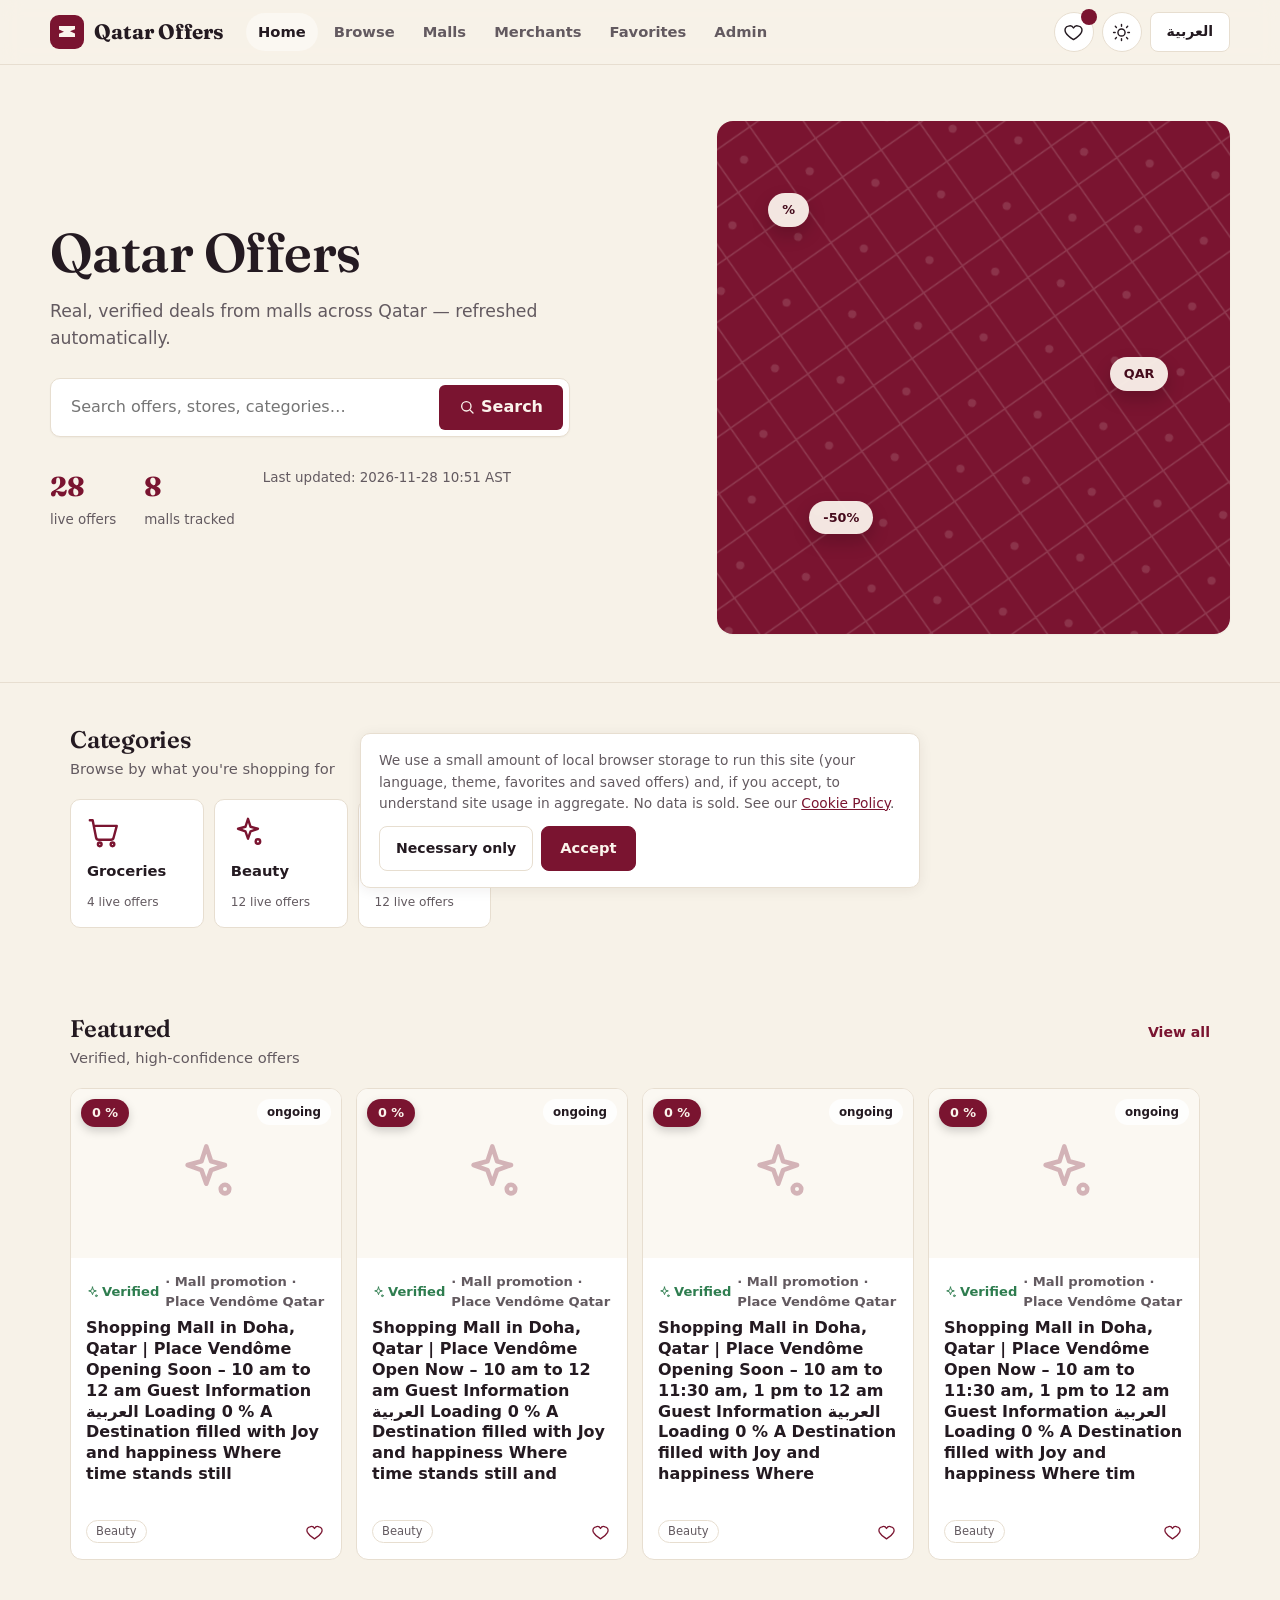
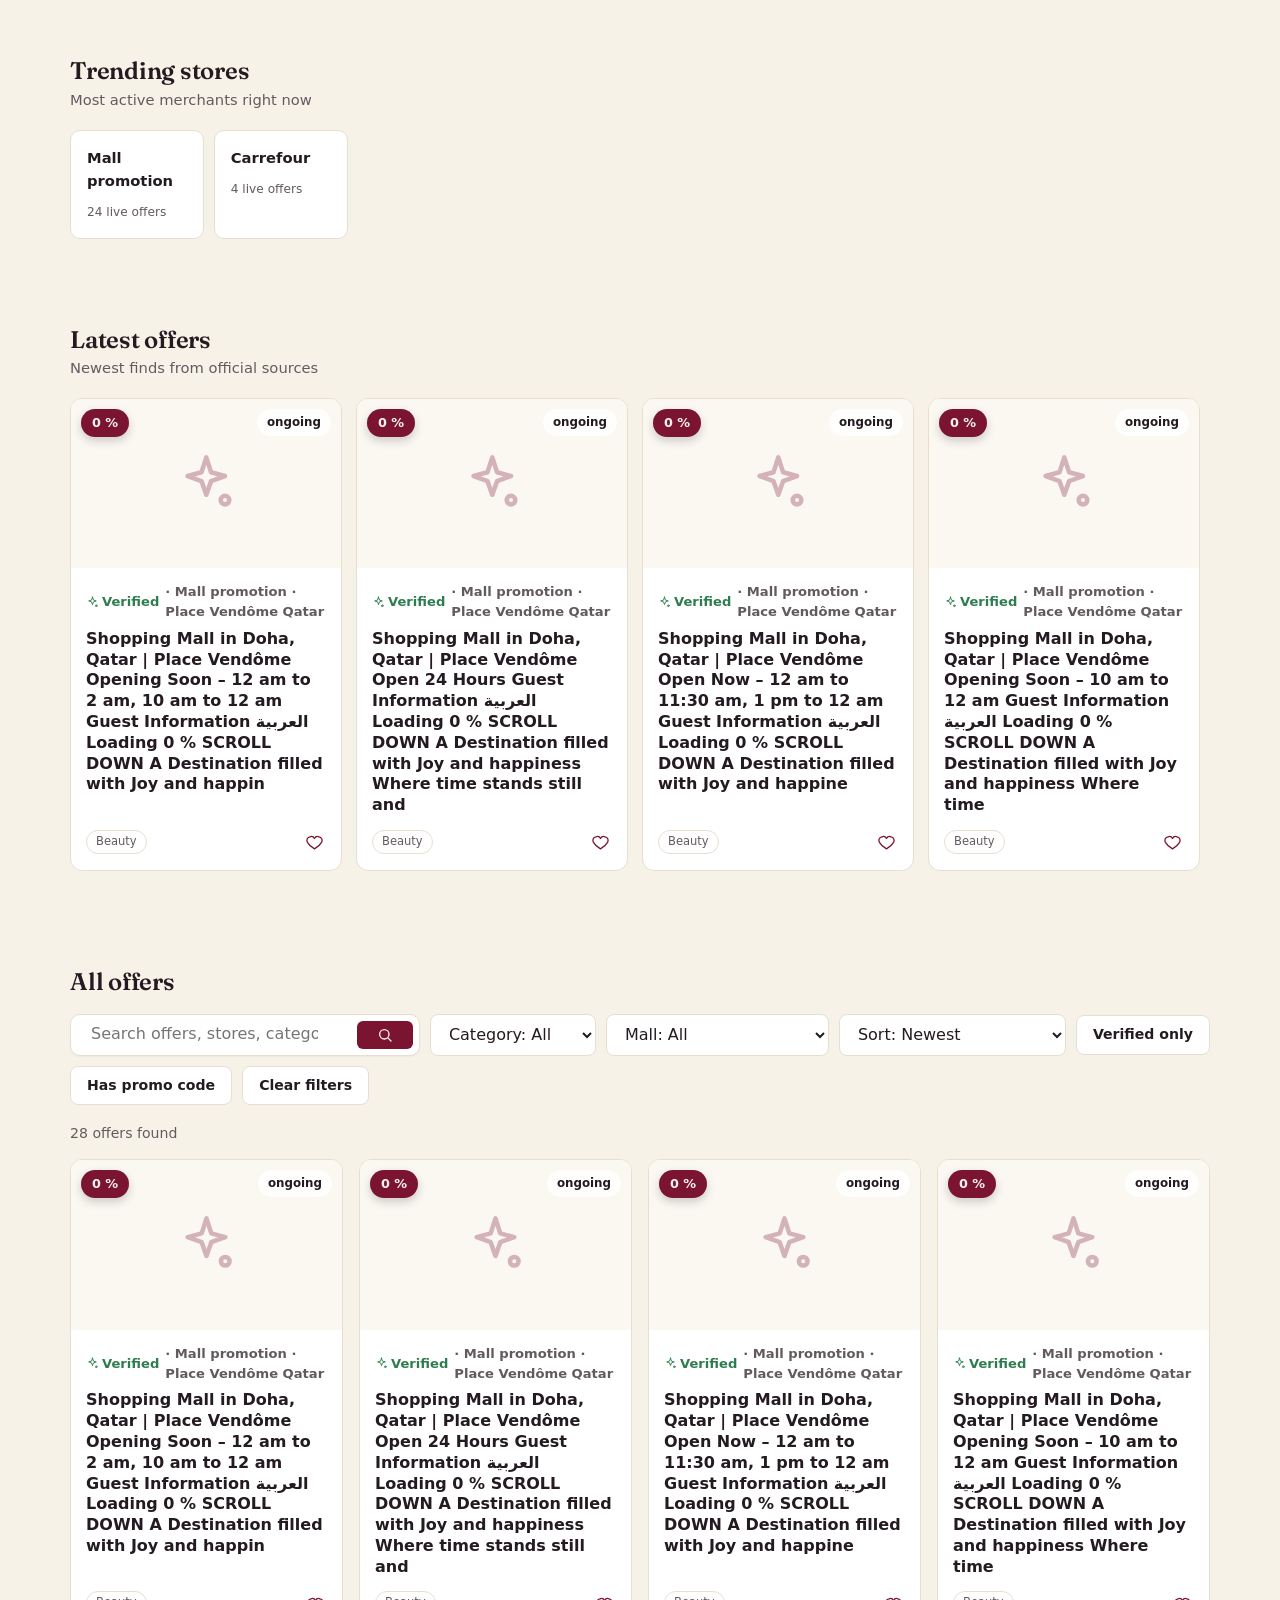
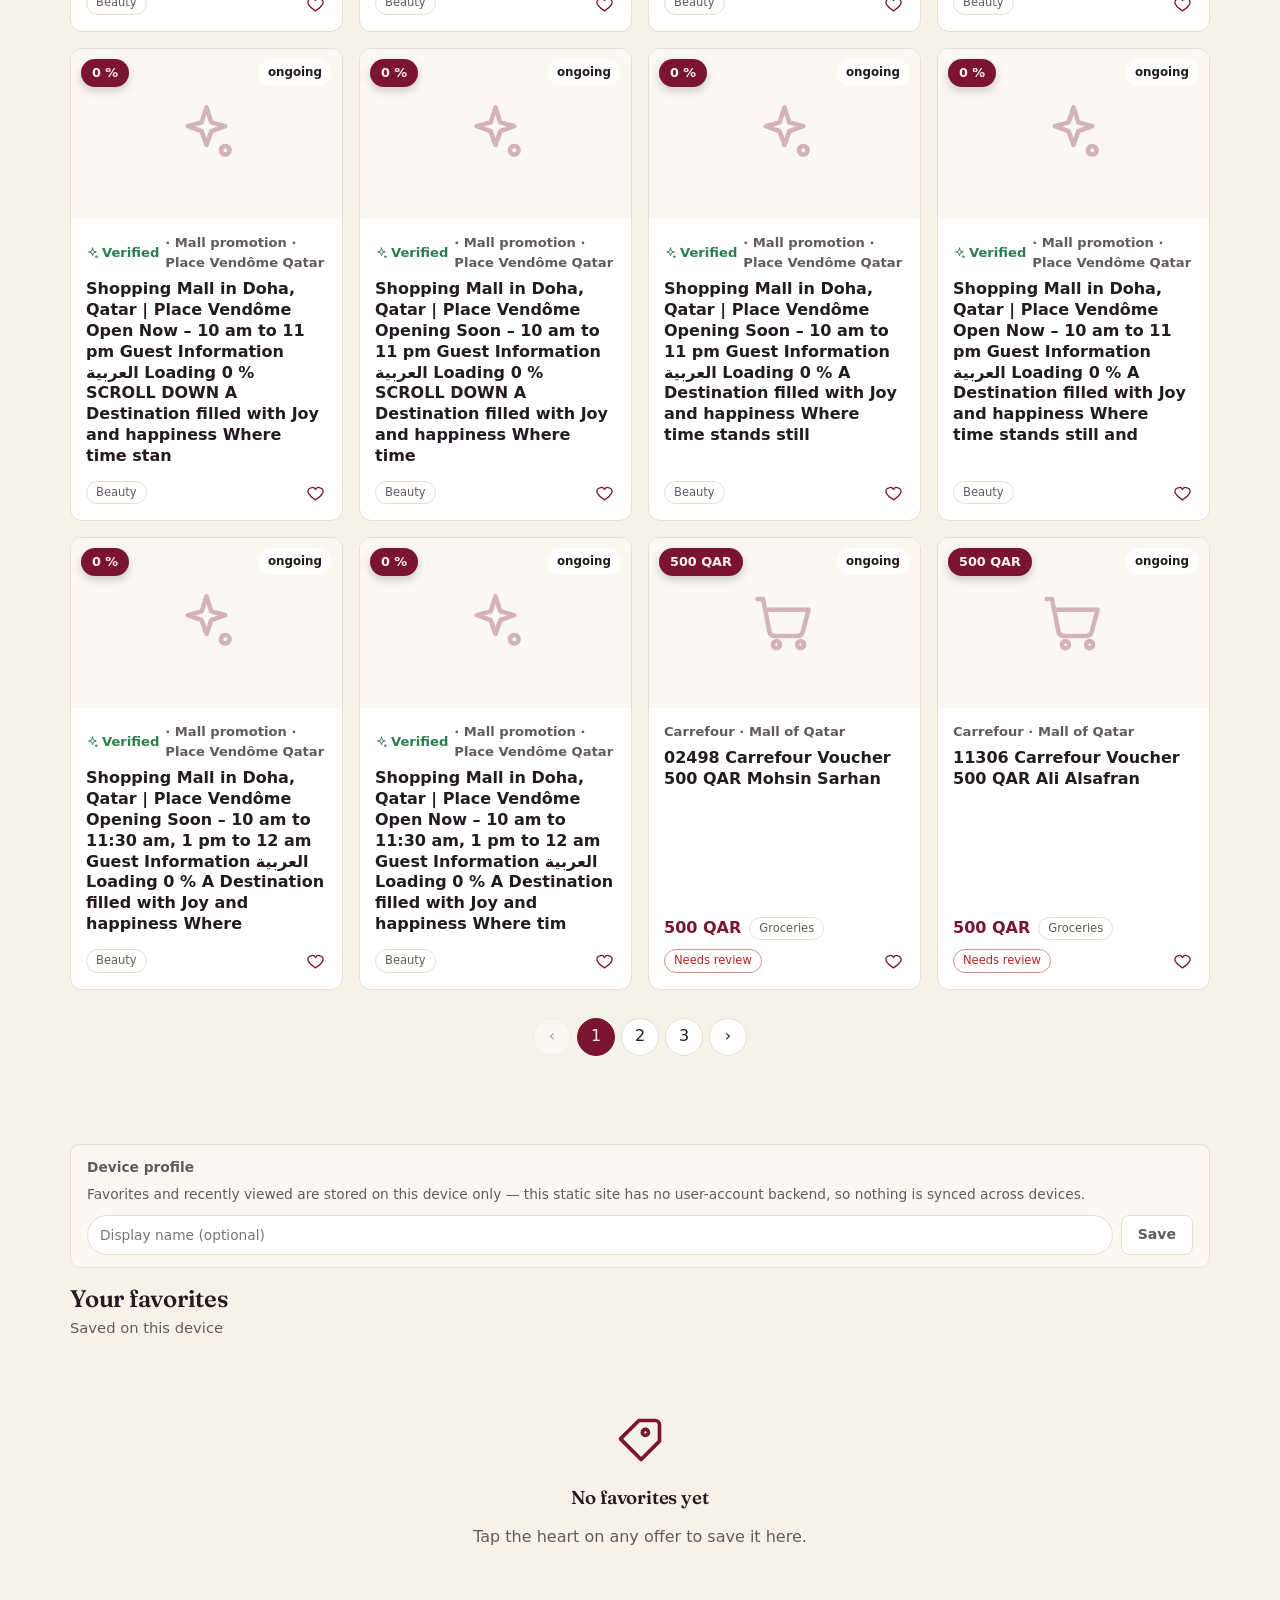
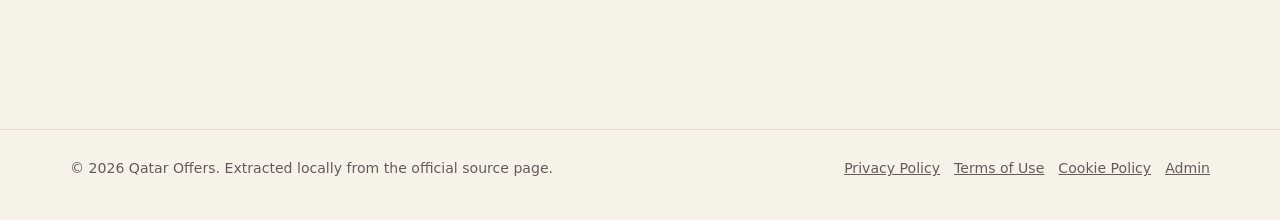
<file: web/index.html>
<!DOCTYPE html>
<html lang="en">
<head>
<meta charset="utf-8">
<meta name="viewport" content="width=device-width, initial-scale=1">
<title>Qatar Offers — Real, verified deals from malls across Qatar</title>
<meta name="description" content="Browse live, verified offers from malls across Qatar. Search, filter by category, and track prices, discounts and expiry dates — refreshed automatically from official sources.">
<meta name="theme-color" content="#7A1430">
<link rel="manifest" href="manifest.webmanifest">
<link rel="icon" href="icon-192.png">
<link rel="apple-touch-icon" href="icon-192.png">
<meta name="apple-mobile-web-app-capable" content="yes">
<link rel="canonical" href="index.html">
<meta property="og:type" content="website">
<meta property="og:site_name" content="Qatar Offers">
<link rel="stylesheet" href="assets/app.css">
</head>
<body>
<div id="header-slot"></div>
<main id="main">

  <section class="hero">
    <div class="wrap hero-inner">
      <div>
        <h1 id="heroTitle"></h1>
        <p class="lede" id="heroLede"></p>
        <form class="search-shell" id="heroSearch" role="search">
          <label class="visually-hidden" for="heroSearchInput" id="searchLabel"></label>
          <input id="heroSearchInput" type="search" name="q" autocomplete="off">
          <button type="submit">
            <svg viewBox="0 0 24 24" fill="none" stroke="currentColor" stroke-width="2" stroke-linecap="round"><circle cx="11" cy="11" r="7"/><path d="m21 21-4.3-4.3"/></svg>
            <span id="searchBtnLabel"></span>
          </button>
        </form>
        <div class="hero-stats" id="heroStats" aria-live="polite"></div>
      </div>
      <div class="hero-art" aria-hidden="true">
        <svg viewBox="0 0 400 400" preserveAspectRatio="xMidYMid slice">
          <defs>
            <pattern id="geo" width="52" height="52" patternUnits="userSpaceOnUse" patternTransform="rotate(10)">
              <path d="M26 0 52 26 26 52 0 26Z" fill="none" stroke="rgba(251,244,236,.16)" stroke-width="1.3"/>
              <circle cx="26" cy="26" r="3.2" fill="rgba(251,244,236,.14)"/>
            </pattern>
          </defs>
          <rect width="400" height="400" fill="url(#geo)"/>
        </svg>
        <span class="chip-float" style="top:14%; inset-inline-start:10%">%</span>
        <span class="chip-float" style="top:46%; inset-inline-end:12%">QAR</span>
        <span class="chip-float" style="top:74%; inset-inline-start:18%">-50%</span>
      </div>
    </div>
  </section>

  <section class="section" id="categories">
    <div class="wrap">
      <div class="section-head">
        <div><h2 id="catHeading"></h2><p id="catSub"></p></div>
      </div>
      <div class="cat-grid" id="catGrid"></div>
    </div>
  </section>

  <section class="section" id="featured-section" hidden>
    <div class="wrap">
      <div class="section-head">
        <div><h2 id="featHeading"></h2><p id="featSub"></p></div>
        <a class="more" href="#browse" id="featMore"></a>
      </div>
      <div class="rail" id="featRail"></div>
    </div>
  </section>

  <section class="section" id="trending-section" hidden>
    <div class="wrap">
      <div class="section-head">
        <div><h2 id="trendHeading"></h2><p id="trendSub"></p></div>
      </div>
      <div class="cat-grid" id="trendGrid"></div>
    </div>
  </section>

  <section class="section" id="latest-section" hidden>
    <div class="wrap">
      <div class="section-head">
        <div><h2 id="latestHeading"></h2><p id="latestSub"></p></div>
      </div>
      <div class="rail" id="latestRail"></div>
    </div>
  </section>

  <section class="section" id="browse">
    <div class="wrap">
      <div class="section-head"><div><h2 id="browseHeading"></h2></div></div>
      <div class="toolbar">
        <form class="search-shell" id="browseSearchForm" role="search">
          <label class="visually-hidden" for="browseSearchInput"></label>
          <input id="browseSearchInput" type="search">
          <button type="submit" aria-label="Search"><svg viewBox="0 0 24 24" fill="none" stroke="currentColor" stroke-width="2" stroke-linecap="round"><circle cx="11" cy="11" r="7"/><path d="m21 21-4.3-4.3"/></svg></button>
        </form>
        <select id="catSelect" aria-label="Filter by category"></select>
        <select id="mallSelect" aria-label="Filter by mall"></select>
        <select id="sortSelect" aria-label="Sort offers"></select>
        <button type="button" class="pill-btn" id="verifiedToggle"></button>
        <button type="button" class="pill-btn" id="promoToggle"></button>
        <button type="button" class="pill-btn" id="clearFilters"></button>
      </div>
      <p class="result-count" id="resultCount" aria-live="polite"></p>
      <div id="browseState"></div>
      <div class="grid" id="browseGrid"></div>
      <nav class="pagination" id="browsePagination" aria-label="Pagination"></nav>
    </div>
  </section>

  <section class="section" id="favorites">
    <div class="wrap">
      <div class="note-banner" id="accountBox">
        <strong id="accountTitle"></strong>
        <p id="accountBody" style="margin:6px 0 10px"></p>
        <form id="accountForm" style="display:flex; gap:8px; flex-wrap:wrap">
          <input id="accountName" type="text" style="flex:1; min-width:160px; padding:8px 12px; border:1px solid var(--line); border-radius:99px; background:var(--card)">
          <button type="submit" class="pill-btn" id="accountSave"></button>
        </form>
      </div>
      <div class="section-head"><div><h2 id="favHeading"></h2><p id="favSub"></p></div></div>
      <div id="favContent"></div>
    </div>
  </section>

  <section class="section" id="recent-section" hidden>
    <div class="wrap">
      <div class="section-head"><div><h2 id="recentHeading"></h2></div></div>
      <div class="rail" id="recentRail"></div>
    </div>
  </section>

</main>
<div id="footer-slot"></div>
<script src="assets/app.js"></script>
<script>
(function(){
  const tr = QO.t();
  QO.wireChrome("home");
  QO.setSEO({ title: tr.app + " — " + tr.tagline, description: tr.tagline });

  document.getElementById("heroTitle").textContent = tr.app;
  document.getElementById("heroLede").textContent = tr.tagline;
  document.getElementById("searchLabel").textContent = tr.search_label;
  document.getElementById("heroSearchInput").placeholder = tr.search_ph;
  document.getElementById("searchBtnLabel").textContent = tr.search_btn;
  document.getElementById("catHeading").textContent = tr.categories;
  document.getElementById("catSub").textContent = tr.categories_sub;
  document.getElementById("featHeading").textContent = tr.featured;
  document.getElementById("featSub").textContent = tr.featured_sub;
  document.getElementById("featMore").textContent = tr.view_all;
  document.getElementById("trendHeading").textContent = tr.trending;
  document.getElementById("trendSub").textContent = tr.trending_sub;
  document.getElementById("latestHeading").textContent = tr.latest;
  document.getElementById("latestSub").textContent = tr.latest_sub;
  document.getElementById("browseHeading").textContent = tr.browse_all;
  document.getElementById("browseSearchInput").placeholder = tr.search_ph;
  document.getElementById("favHeading").textContent = tr.favorites_title;
  document.getElementById("favSub").textContent = tr.favorites_sub;
  document.getElementById("recentHeading").textContent = tr.recently_viewed;
  document.getElementById("accountTitle").textContent = tr.account_title;
  document.getElementById("accountBody").textContent = tr.account_body;
  document.getElementById("accountName").placeholder = tr.account_name_ph;
  document.getElementById("accountSave").textContent = tr.account_save;
  document.getElementById("accountName").value = QO.Profile.get().name || "";
  document.getElementById("accountForm").addEventListener("submit", (e) => {
    e.preventDefault();
    QO.Profile.set({ name: document.getElementById("accountName").value.trim() });
    QO.toast(tr.account_save + " ✓");
  });
  document.getElementById("verifiedToggle").textContent = tr.verified_only;
  document.getElementById("promoToggle").textContent = tr.has_promo;
  document.getElementById("clearFilters").textContent = tr.clear_filters;

  document.getElementById("catSelect").setAttribute("aria-label", tr.filter_cat);
  document.getElementById("mallSelect").setAttribute("aria-label", tr.filter_mall);
  document.getElementById("sortSelect").setAttribute("aria-label", tr.sort);
  const catSelect = document.getElementById("catSelect");
  catSelect.innerHTML = `<option value="">${tr.filter_cat}: ${tr.filter_all}</option>` +
    QO.CAT_ORDER.map(c => `<option value="${c}">${QO.esc(QO.categoryLabel(c))}</option>`).join("");
  const sortSelect = document.getElementById("sortSelect");
  sortSelect.innerHTML = [
    ["new", tr.sort_new], ["expiry", tr.sort_expiry], ["az", tr.sort_az], ["disc", tr.sort_disc]
  ].map(([v,l]) => `<option value="${v}">${tr.sort}: ${QO.esc(l)}</option>`).join("");

  document.getElementById("catGrid").innerHTML = QO.skeletonCards(8);
  document.getElementById("browseState").innerHTML = `<div class="grid">${QO.skeletonCards(6)}</div>`;

  let DATA = null;
  let filters = { q:"", cat:"", mall:"", verifiedOnly:false, hasPromo:false, sort:"new" };
  let page = 1;
  const PER_PAGE = 12;

  function syncFromHash(){
    if (location.hash.startsWith("#q=")) {
      filters.q = decodeURIComponent(location.hash.slice(3));
      document.getElementById("browseSearchInput").value = filters.q;
      document.getElementById("heroSearchInput").value = filters.q;
    }
  }

  function renderCategories(offers){
    const counts = {};
    offers.forEach(o => counts[o.category] = (counts[o.category]||0)+1);
    const cats = QO.CAT_ORDER.filter(c => counts[c]);
    document.getElementById("catGrid").innerHTML = cats.map(c => `
      <a class="cat-tile" href="#browse" data-cat="${c}">
        ${QO.categoryIcon(c, "ic")}
        <b>${QO.esc(QO.categoryLabel(c))}</b>
        <span>${QO.t().live_offers_n(counts[c])}</span>
      </a>`).join("") || QO.emptyState(QO.t().empty_title, QO.t().empty_body);
    document.getElementById("catGrid").querySelectorAll("[data-cat]").forEach(a => a.addEventListener("click", (e) => {
      e.preventDefault(); filters.cat = a.dataset.cat; catSelect.value = filters.cat; page = 1; renderBrowse(); scrollToBrowse();
    }));
  }

  function renderFeatured(offers){
    const featured = offers.filter(o => !o.needs_review && (o.category_confidence==null||o.category_confidence>=0.6)).slice(0, 10);
    const sec = document.getElementById("featured-section");
    if (!featured.length) { sec.hidden = true; return; }
    sec.hidden = false;
    document.getElementById("featRail").innerHTML = featured.map(QO.offerCard).join("");
  }

  function renderTrending(offers){
    const byStore = {};
    offers.forEach(o => { byStore[o.store_name] = (byStore[o.store_name]||0)+1; });
    const top = Object.entries(byStore).sort((a,b)=>b[1]-a[1]).slice(0,8);
    const sec = document.getElementById("trending-section");
    if (!top.length) { sec.hidden = true; return; }
    sec.hidden = false;
    document.getElementById("trendGrid").innerHTML = top.map(([name,n]) => `
      <a class="cat-tile" href="merchant.html?name=${QO.slug(name)}">
        <b>${QO.esc(name)}</b>
        <span>${QO.t().merchant_offers(n)}</span>
      </a>`).join("");
  }

  function renderLatest(offers){
    const latest = offers.slice().sort((a,b)=>(b.first_seen||"").localeCompare(a.first_seen||"")).slice(0,10);
    const sec = document.getElementById("latest-section");
    if (!latest.length) { sec.hidden = true; return; }
    sec.hidden = false;
    document.getElementById("latestRail").innerHTML = latest.map(QO.offerCard).join("");
  }

  function scrollToBrowse(){ document.getElementById("browse").scrollIntoView({behavior:"smooth", block:"start"}); }

  function renderBrowse(){
    if (!DATA) return;
    const filtered = QO.filterOffers(DATA.offers, filters);
    document.getElementById("resultCount").textContent = QO.t().results(filtered.length);
    const state = QO.paginate(filtered, page, PER_PAGE);
    page = state.page;
    const grid = document.getElementById("browseGrid");
    document.getElementById("browseState").innerHTML = "";
    if (!filtered.length) {
      grid.innerHTML = "";
      document.getElementById("browseState").innerHTML = QO.emptyState(QO.t().empty_title, QO.t().empty_body);
    } else {
      grid.innerHTML = state.slice.map(QO.offerCard).join("");
    }
    QO.renderPagination(document.getElementById("browsePagination"), state, (p) => { page = p; renderBrowse(); scrollToBrowse(); });
  }

  function renderFavorites(){
    const favIds = new Set(QO.Favorites.all());
    const body = document.getElementById("favContent");
    if (!DATA) { body.innerHTML = QO.skeletonCards(3); return; }
    const favs = DATA.offers.filter(o => favIds.has(o.id));
    body.innerHTML = favs.length ? `<div class="grid">${favs.map(QO.offerCard).join("")}</div>`
      : QO.emptyState(QO.t().favorites_empty_title, QO.t().favorites_empty_body);
  }

  function renderRecent(){
    if (!DATA) return;
    const ids = QO.Recents.all();
    const byId = {}; DATA.offers.forEach(o => byId[o.id] = o);
    const items = ids.map(id => byId[id]).filter(Boolean).slice(0, 10);
    const sec = document.getElementById("recent-section");
    if (!items.length) { sec.hidden = true; return; }
    sec.hidden = false;
    document.getElementById("recentRail").innerHTML = items.map(QO.offerCard).join("");
  }

  function updateHeroStats(meta, mallsCount){
    const el = document.getElementById("heroStats");
    const tr2 = QO.t();
    el.innerHTML = `
      <div><b>${meta.offers.length}</b><span>${tr2.live_offers}</span></div>
      <div><b>${mallsCount}</b><span>${tr2.malls_tracked}</span></div>
      <div><b>${meta.meta.updated ? "" : "—"}</b><span>${tr2.updated}${meta.meta.updated ? ": " + QO.esc(meta.meta.updated) : ""}</span></div>`;
  }

  async function init(){
    try {
      DATA = await QO.loadData();
    } catch (e) {
      document.getElementById("browseState").innerHTML = QO.errorState('onclick="location.reload()"');
      document.getElementById("catGrid").innerHTML = "";
      return;
    }
    const mallNames = [...new Set(DATA.offers.map(o => o.mall_name).filter(Boolean))].sort();
    document.getElementById("mallSelect").innerHTML = `<option value="">${QO.t().filter_mall}: ${QO.t().filter_all}</option>` +
      mallNames.map(m => `<option value="${QO.esc(m)}">${QO.esc(m)}</option>`).join("");

    updateHeroStats(DATA, DATA.malls.length || mallNames.length);
    renderCategories(DATA.offers);
    renderFeatured(DATA.offers);
    renderTrending(DATA.offers);
    renderLatest(DATA.offers);
    syncFromHash();
    renderBrowse();
    renderFavorites();
    renderRecent();
    document.querySelectorAll(".grid, .rail").forEach(QO.wireFavButtons);
    document.body.addEventListener("click", (e) => {
      if (e.target.closest("[data-fav]")) { renderFavorites(); }
    });
    QO.observeReveal(".cat-tile, .offer-card");
  }

  document.getElementById("heroSearch").addEventListener("submit", (e) => {
    e.preventDefault();
    filters.q = document.getElementById("heroSearchInput").value;
    document.getElementById("browseSearchInput").value = filters.q;
    page = 1; renderBrowse(); scrollToBrowse();
  });
  document.getElementById("browseSearchForm").addEventListener("submit", (e) => {
    e.preventDefault(); filters.q = document.getElementById("browseSearchInput").value; page = 1; renderBrowse();
  });
  document.getElementById("browseSearchInput").addEventListener("input", QO.debounce((e) => {
    filters.q = e.target.value; page = 1; renderBrowse();
  }, 280));
  catSelect.addEventListener("change", () => { filters.cat = catSelect.value; page = 1; renderBrowse(); });
  document.getElementById("mallSelect").addEventListener("change", (e) => { filters.mall = e.target.value; page = 1; renderBrowse(); });
  sortSelect.addEventListener("change", () => { filters.sort = sortSelect.value; page = 1; renderBrowse(); });
  document.getElementById("verifiedToggle").addEventListener("click", (e) => {
    filters.verifiedOnly = !filters.verifiedOnly; e.target.classList.toggle("on", filters.verifiedOnly); page = 1; renderBrowse();
  });
  document.getElementById("promoToggle").addEventListener("click", (e) => {
    filters.hasPromo = !filters.hasPromo; e.target.classList.toggle("on", filters.hasPromo); page = 1; renderBrowse();
  });
  document.getElementById("clearFilters").addEventListener("click", () => {
    filters = { q:"", cat:"", mall:"", verifiedOnly:false, hasPromo:false, sort:"new" };
    document.getElementById("browseSearchInput").value = "";
    document.getElementById("heroSearchInput").value = "";
    catSelect.value = ""; document.getElementById("mallSelect").value = ""; sortSelect.value = "new";
    document.getElementById("verifiedToggle").classList.remove("on");
    document.getElementById("promoToggle").classList.remove("on");
    page = 1; renderBrowse();
  });

  init();
  if ("serviceWorker" in navigator) navigator.serviceWorker.register("sw.js").catch(()=>{});
})();
</script>
</body>
</html>
</file>
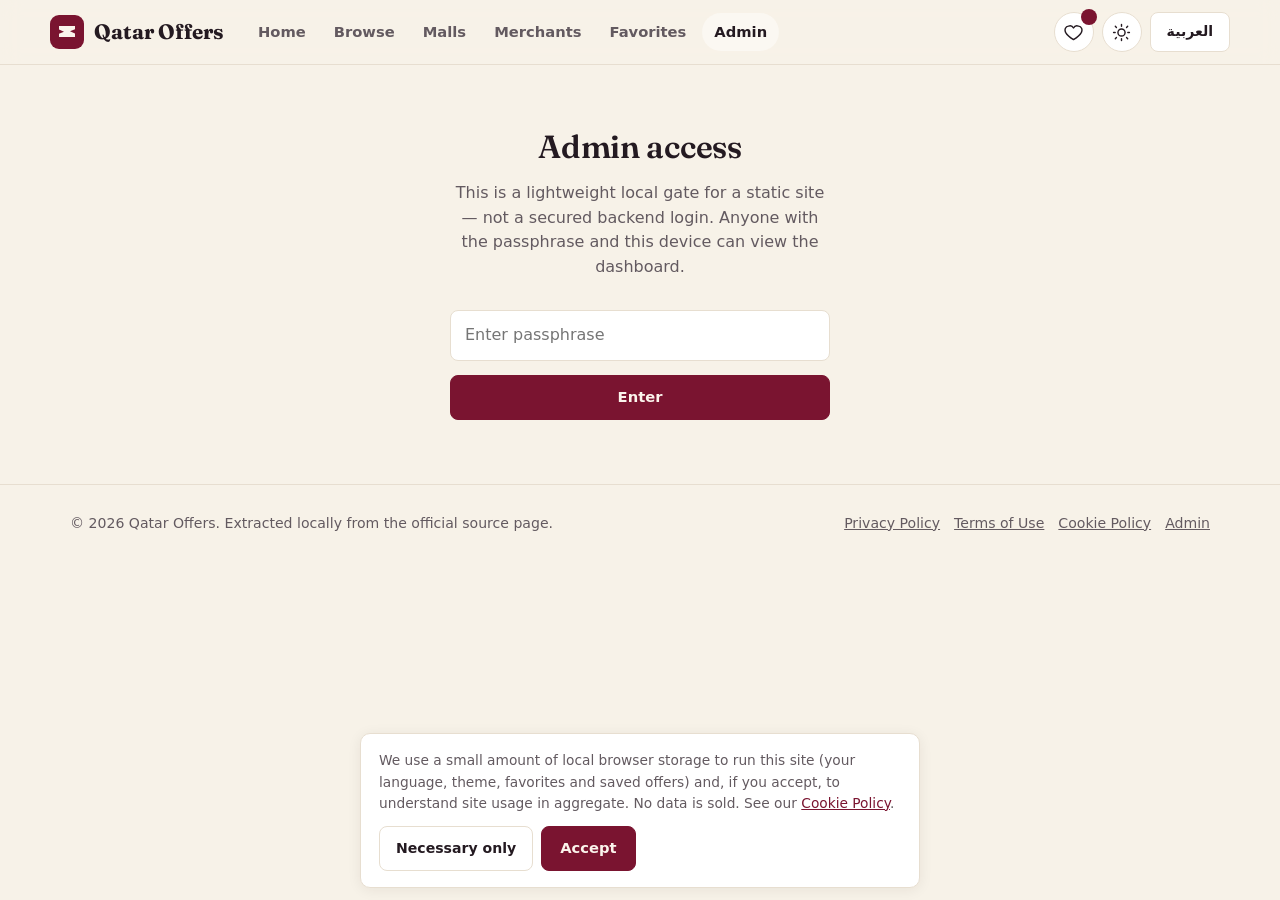
<file: web/admin.html>
<!DOCTYPE html>
<html lang="en">
<head>
<meta charset="utf-8">
<meta name="viewport" content="width=device-width, initial-scale=1">
<title>Admin dashboard — Qatar Offers</title>
<meta name="robots" content="noindex, nofollow">
<meta name="theme-color" content="#7A1430">
<link rel="manifest" href="manifest.webmanifest">
<link rel="icon" href="icon-192.png">
<link rel="stylesheet" href="assets/app.css">
</head>
<body>
<div id="header-slot"></div>
<main id="main">
  <div class="wrap" id="gateWrap"></div>
  <div class="wrap" id="dashWrap" hidden></div>
</main>
<div id="footer-slot"></div>
<script src="assets/app.js"></script>
<script>
(function(){
  const tr = QO.t();
  QO.wireChrome("admin");
  QO.setSEO({ title: tr.admin_title + " | " + tr.app, description: tr.admin_sub });

  const SESSION_KEY = "qo_admin_unlocked";
  // This is a convenience gate for a static, backend-less site — it keeps the
  // dashboard out of casual view, NOT a secure login. The passphrase lives in
  // this public JS file, like everything else shipped to a static site.
  const PASSPHRASE = "qatar-offers-admin";

  function showGate(wrong){
    document.getElementById("dashWrap").hidden = true;
    const gate = document.getElementById("gateWrap");
    gate.hidden = false;
    gate.innerHTML = `<div class="admin-gate">
      <h1>${tr.admin_gate_title}</h1>
      <p style="color:var(--mute)">${tr.admin_gate_body}</p>
      <form id="gateForm">
        <label class="visually-hidden" for="pass">${tr.admin_gate_ph}</label>
        <input id="pass" type="password" placeholder="${tr.admin_gate_ph}" autocomplete="off">
        <button class="btn primary" type="submit" style="width:100%; justify-content:center">${tr.admin_gate_btn}</button>
        ${wrong ? `<p style="color:var(--soon); margin-top:10px">${tr.admin_gate_wrong}</p>` : ""}
      </form>
    </div>`;
    document.getElementById("gateForm").addEventListener("submit", (e) => {
      e.preventDefault();
      if (document.getElementById("pass").value === PASSPHRASE) {
        sessionStorage.setItem(SESSION_KEY, "1");
        boot();
      } else showGate(true);
    });
  }

  function pct(n){ return Math.round(n*100); }

  function computeStats(DATA){
    const offers = DATA.offers;
    const byCat = {}, byMall = {}, byMethod = { rule: 0, ai: 0 };
    let needsReview = 0, confSum = 0, confN = 0, expiring = 0, hasPromo = 0;
    const today = QO.qatarToday();
    offers.forEach(o => {
      byCat[o.category] = (byCat[o.category]||0)+1;
      if (o.mall_name) byMall[o.mall_name] = (byMall[o.mall_name]||0)+1;
      byMethod[o.category_method === "ai" ? "ai" : "rule"]++;
      if (o.needs_review) needsReview++;
      if (o.category_confidence != null) { confSum += o.category_confidence; confN++; }
      if (o.promo_code) hasPromo++;
      const d = QO.daysLeft(o.end_date);
      if (d != null && d <= 3) expiring++;
    });
    return {
      total: offers.length, byCat, byMall, byMethod, needsReview,
      avgConf: confN ? confSum/confN : null, expiring, hasPromo,
      mallsConfigured: DATA.malls.length,
      errors: DATA.meta.errors || [], updated: DATA.meta.updated, status: DATA.meta.status || [],
    };
  }

  function barList(obj, total, labelFn){
    const entries = Object.entries(obj).sort((a,b)=>b[1]-a[1]).slice(0,12);
    if (!entries.length) return `<p style="color:var(--mute)">—</p>`;
    return `<div class="bar-list">` + entries.map(([k,v]) => `
      <div class="bar-row">
        <span>${QO.esc(labelFn ? labelFn(k) : k)}</span>
        <span class="bar-track"><span class="bar-fill" style="width:${total?Math.round(v/total*100):0}%"></span></span>
        <span>${v}</span>
      </div>`).join("") + `</div>`;
  }

  function csvEscape(v){ const s = String(v==null?"":v); return /[",\n]/.test(s) ? '"'+s.replace(/"/g,'""')+'"' : s; }
  function exportFlaggedCSV(offers){
    const flagged = offers.filter(o => o.needs_review);
    const cols = ["id","store_name","mall_name","title","category","subcategory","category_confidence","category_method","end_date","source_url"];
    const rows = [cols.join(",")].concat(flagged.map(o => cols.map(c => csvEscape(o[c])).join(",")));
    const blob = new Blob([rows.join("\n")], { type: "text/csv" });
    const url = URL.createObjectURL(blob);
    const a = document.createElement("a");
    a.href = url; a.download = "flagged-offers.csv"; a.click();
    URL.revokeObjectURL(url);
  }

  function decisionKey(id){ return "qo_admin_decision:" + id; }
  function getDecision(id){ return localStorage.getItem(decisionKey(id)) || ""; }
  function setDecision(id, val){ localStorage.setItem(decisionKey(id), val); }

  async function loadExtra(){
    const [sourcesRes, queueRes] = await Promise.all([
      fetch("sources.json", { cache: "no-store" }).catch(()=>null),
      fetch("data/discovered_sources.json", { cache: "no-store" }).catch(()=>null),
    ]);
    const sources = sourcesRes && sourcesRes.ok ? await sourcesRes.json() : { malls: [] };
    const queue = queueRes && queueRes.ok ? await queueRes.json() : { candidates: [], updated: null, provider: null };
    return { sources, queue };
  }

  function renderCoverage(sources, DATA){
    const byMallId = {};
    DATA.offers.forEach(o => { if (o.mall_id) byMallId[o.mall_id] = (byMallId[o.mall_id]||0)+1; });
    const rows = (sources.malls||[]).map(m => {
      const pages = (m.pages||[]).length;
      const n = byMallId[m.id] || 0;
      const status = n > 0 ? `<span class="status-dot ok"></span>Producing offers` : `<span class="status-dot review"></span>0 live offers${m.coverage_note ? " — see note" : ""}`;
      return `<tr>
        <td>${QO.esc(m.name)}</td><td>${QO.esc(m.area||"—")}</td><td>${pages} page${pages===1?"":"s"}${m.render?" · rendered":""}</td>
        <td>${n}</td><td>${status}</td>
        <td style="max-width:280px;color:var(--mute);font-size:.82rem">${m.coverage_note ? QO.esc(m.coverage_note) : "—"}</td>
      </tr>`;
    }).join("");
    return `<div class="table-wrap"><table class="data-table">
      <thead><tr><th>Mall</th><th>Area</th><th>Configured pages</th><th>Live offers</th><th>Status</th><th>Coverage note</th></tr></thead>
      <tbody>${rows || `<tr><td colspan="6">No sources configured.</td></tr>`}</tbody>
    </table></div>`;
  }

  function renderDiscoveryQueue(queue){
    if (!queue.provider) {
      return `<div class="note-banner">No search API key is configured (GOOGLE_CSE_API_KEY/GOOGLE_CSE_CX, BING_SEARCH_KEY, or SERPAPI_KEY), so automatic source discovery has not produced any real candidates. This is expected until the project owner provisions a provider — see START_HERE.md. Nothing shown below is fabricated in its absence.</div>`;
    }
    const candidates = queue.candidates || [];
    if (!candidates.length) {
      return `<p style="color:var(--mute)">No new candidate sources found in the last discovery run (${QO.esc(queue.updated||"—")}).</p>`;
    }
    const rows = candidates.map(c => {
      const decision = getDecision(c.id) || c.status || "pending";
      return `<tr data-cid="${QO.esc(c.id)}">
        <td><a href="${QO.esc(c.url)}" target="_blank" rel="noopener noreferrer">${QO.esc(c.title||c.url)}</a><div style="color:var(--mute);font-size:.78rem">${QO.esc(c.url)}</div></td>
        <td style="max-width:260px;color:var(--mute);font-size:.82rem">${QO.esc(c.snippet||"—")}</td>
        <td>${QO.esc(c.found_via_query||"—")}</td>
        <td><span class="status-dot ${decision==='approved'?'ok':decision==='rejected'?'review':''}"></span>${QO.esc(decision)}</td>
        <td>
          <button type="button" class="pill-btn approve-btn" data-id="${QO.esc(c.id)}">Approve</button>
          <button type="button" class="pill-btn reject-btn" data-id="${QO.esc(c.id)}">Reject</button>
        </td>
      </tr>`;
    }).join("");
    return `<div class="note-banner">Approving a candidate here records your decision on this device only — this is a static site with no server to write back to <code>sources.json</code>. To actually add an approved source, copy its URL into <code>sources.json</code> (with the right page type) and let the next crawl run confirm it produces real, dated offers before trusting it.</div>
    <div class="table-wrap"><table class="data-table">
      <thead><tr><th>Candidate</th><th>Why it matched</th><th>Found via</th><th>Decision</th><th>Action</th></tr></thead>
      <tbody>${rows}</tbody>
    </table></div>`;
  }

  function renderDash(DATA, extra){
    const s = computeStats(DATA);
    const wrap = document.getElementById("dashWrap");
    wrap.hidden = false;
    document.getElementById("gateWrap").hidden = true;

    const kpis = [
      [tr.kpi_live, s.total],
      [tr.kpi_review, s.needsReview],
      [tr.kpi_malls, s.mallsConfigured],
      [tr.kpi_errors, s.errors.length],
      [tr.kpi_expiring, s.expiring],
      [tr.kpi_ai, s.byMethod.ai],
      [tr.kpi_conf, s.avgConf!=null ? pct(s.avgConf)+"%" : "—"],
    ];

    const rows = DATA.offers.slice().sort((a,b)=>(a.needs_review===b.needs_review)?0:(a.needs_review?-1:1))
      .map(o => `<tr>
        <td><a href="offer.html?id=${QO.slug(o.id)}">${QO.esc(o.title)}</a></td>
        <td>${QO.esc(o.store_name)}</td>
        <td>${QO.esc(o.mall_name||"—")}</td>
        <td>${QO.esc(QO.categoryLabel(o.category))}</td>
        <td>${o.category_confidence!=null?pct(o.category_confidence)+"%":"—"} <span style="color:var(--mute);font-size:.75rem">(${QO.esc(o.category_method||"rule")})</span></td>
        <td>${QO.esc(o.end_date||tr.no_end)}</td>
        <td><span class="status-dot ${o.needs_review?'review':'ok'}"></span>${o.needs_review?tr.review:tr.verified}</td>
      </tr>`).join("");

    wrap.innerHTML = `
      <div style="display:flex; align-items:baseline; justify-content:space-between; flex-wrap:wrap; gap:10px; padding:26px 0 6px">
        <div><h1>${tr.admin_title}</h1><p style="color:var(--mute)">${tr.admin_sub} · ${tr.updated}: ${QO.esc(s.updated||"—")}</p></div>
        <button type="button" class="pill-btn" id="lockBtn">${tr.admin_logout}</button>
      </div>
      <div class="note-banner">${tr.admin_gate_body}</div>
      <div class="stat-grid">${kpis.map(([l,v]) => `<div class="stat-card"><b>${QO.esc(v)}</b><span>${QO.esc(l)}</span></div>`).join("")}</div>

      <div class="detail-grid" style="align-items:stretch; margin-bottom:28px">
        <div class="detail-panel">
          <h3 style="margin-bottom:14px">${tr.by_category}</h3>
          ${barList(s.byCat, s.total, c => QO.categoryLabel(c))}
        </div>
        <div class="detail-panel">
          <h3 style="margin-bottom:14px">${tr.by_mall}</h3>
          ${barList(s.byMall, s.total)}
        </div>
      </div>

      <div class="detail-panel" style="margin-bottom:28px">
        <h3 style="margin-bottom:14px">${tr.recent_errors}</h3>
        ${s.errors.length ? `<div class="table-wrap"><table class="data-table"><thead><tr><th>Mall</th><th>URL</th><th>Error</th></tr></thead><tbody>
          ${s.errors.map(e => `<tr><td>${QO.esc(e.mall)}</td><td style="max-width:260px;overflow-wrap:anywhere">${QO.esc(e.url)}</td><td>${QO.esc(e.error)}</td></tr>`).join("")}
        </tbody></table></div>` : `<p style="color:var(--mute)">${tr.no_errors}</p>`}
      </div>

      <div style="margin-bottom:28px">
        <h3 style="margin-bottom:14px">Source &amp; merchant coverage</h3>
        ${renderCoverage(extra.sources, DATA)}
      </div>

      <div style="margin-bottom:28px">
        <h3 style="margin-bottom:14px">Discovered sources — pending review</h3>
        ${renderDiscoveryQueue(extra.queue)}
      </div>

      <div style="display:flex; align-items:center; justify-content:space-between; gap:10px; flex-wrap:wrap; margin-bottom:14px">
        <h3>${tr.all_offers_table}</h3>
        <button type="button" class="pill-btn" id="exportCsv">${tr.export_csv}</button>
      </div>
      <div class="table-wrap">
        <table class="data-table">
          <thead><tr><th>${tr.th_offer}</th><th>${tr.th_store}</th><th>${tr.th_mall}</th><th>${tr.th_cat}</th><th>${tr.th_conf}</th><th>${tr.th_ends}</th><th>${tr.th_status}</th></tr></thead>
          <tbody>${rows || `<tr><td colspan="7">${tr.empty_title}</td></tr>`}</tbody>
        </table>
      </div>
      <div style="height:40px"></div>
    `;
    document.getElementById("lockBtn").addEventListener("click", () => { sessionStorage.removeItem(SESSION_KEY); showGate(false); });
    document.getElementById("exportCsv").addEventListener("click", () => exportFlaggedCSV(DATA.offers));
    wrap.querySelectorAll(".approve-btn").forEach(b => b.addEventListener("click", () => {
      setDecision(b.dataset.id, "approved");
      renderDash(DATA, extra);
    }));
    wrap.querySelectorAll(".reject-btn").forEach(b => b.addEventListener("click", () => {
      setDecision(b.dataset.id, "rejected");
      renderDash(DATA, extra);
    }));
  }

  async function boot(){
    document.getElementById("gateWrap").hidden = true;
    document.getElementById("dashWrap").hidden = false;
    document.getElementById("dashWrap").innerHTML = `<div class="grid" style="margin-top:26px">${QO.skeletonCards(6)}</div>`;
    try {
      const [DATA, extra] = await Promise.all([QO.loadData(), loadExtra()]);
      renderDash(DATA, extra);
    } catch (e) {
      document.getElementById("dashWrap").innerHTML = QO.errorState('onclick="location.reload()"');
    }
  }

  if (sessionStorage.getItem(SESSION_KEY) === "1") boot();
  else showGate(false);
})();
</script>
</body>
</html>
</file>
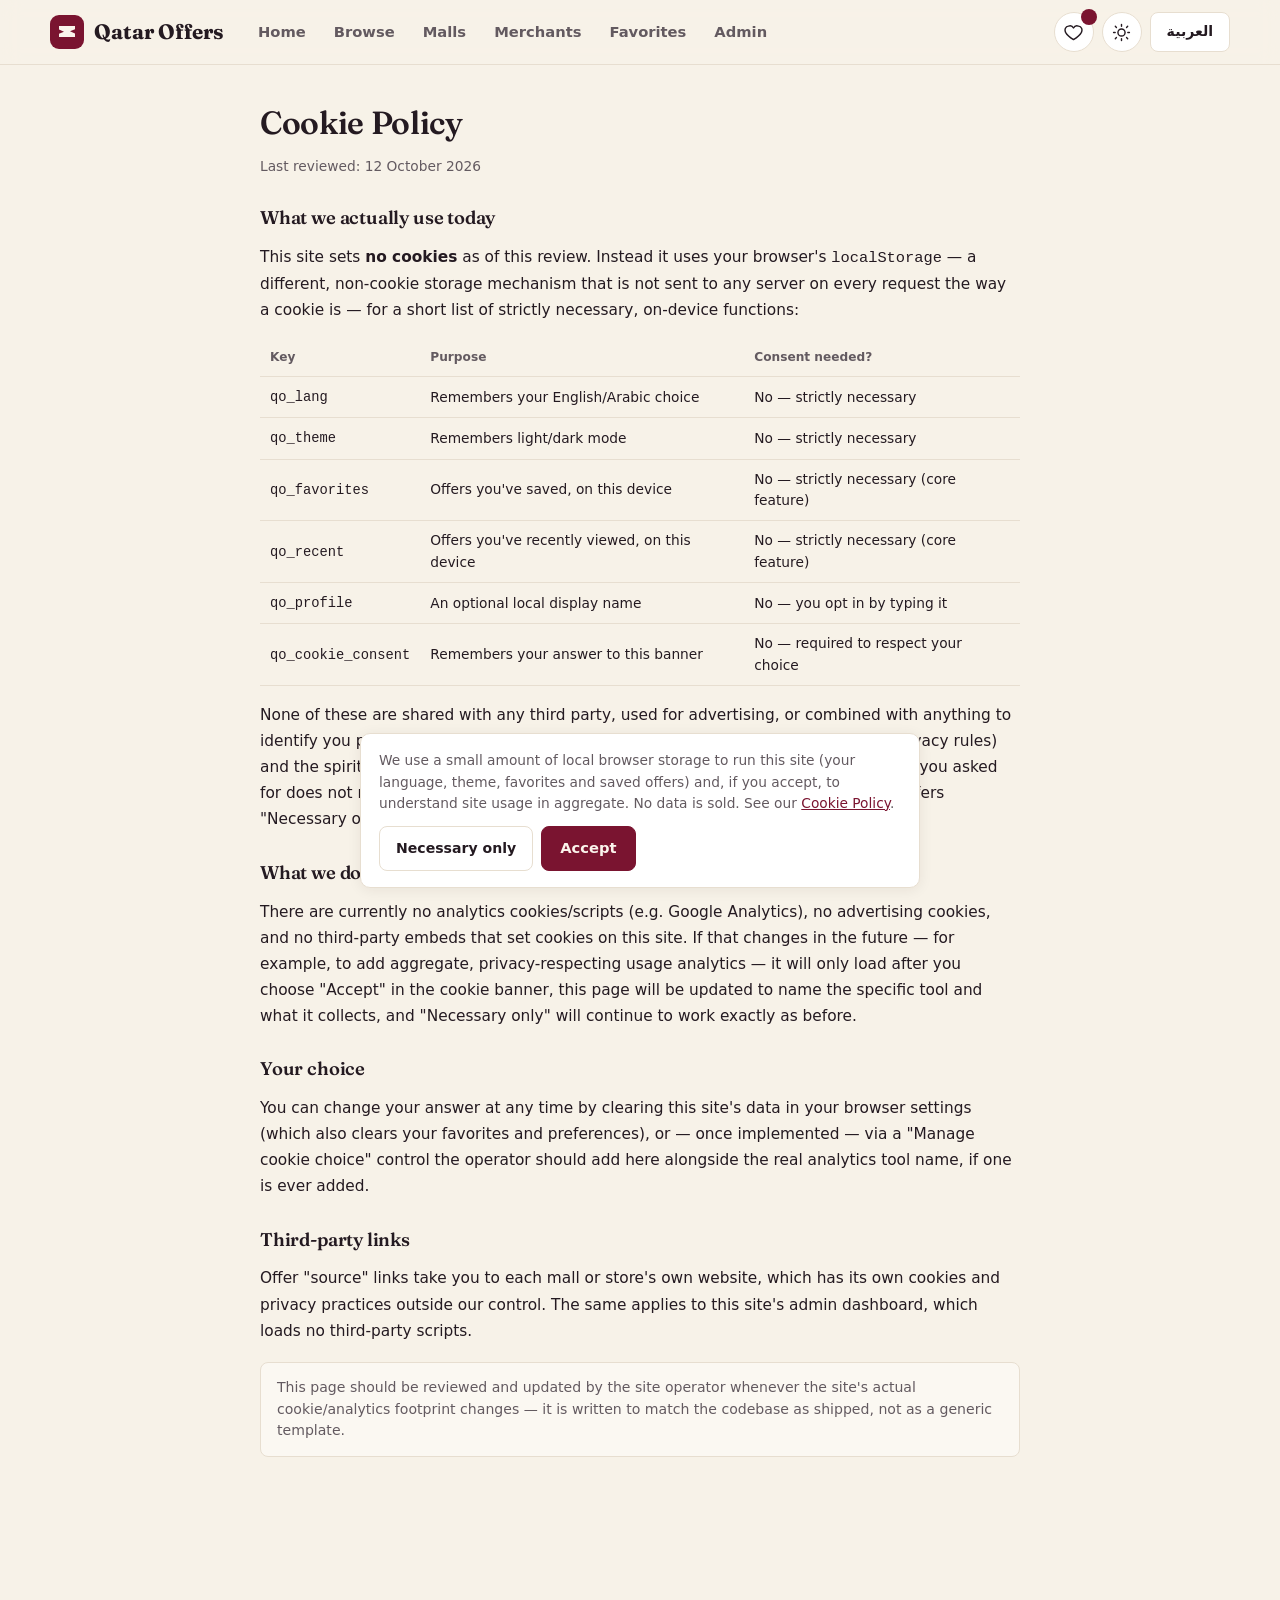
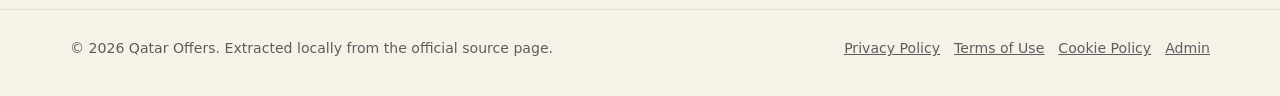
<file: web/cookies.html>
<!DOCTYPE html>
<html lang="en">
<head>
<meta charset="utf-8">
<meta name="viewport" content="width=device-width, initial-scale=1">
<title>Cookie Policy — Qatar Offers</title>
<meta name="robots" content="noindex, follow">
<link rel="manifest" href="manifest.webmanifest">
<link rel="icon" href="icon-192.png">
<link rel="stylesheet" href="assets/app.css">
</head>
<body>
<div id="header-slot"></div>
<main id="main">
<div class="wrap legal-doc">
<h1>Cookie Policy</h1>
<p class="meta">Last reviewed: 12 October 2026</p>

<h2>What we actually use today</h2>
<p>This site sets <strong>no cookies</strong> as of this review. Instead it uses your browser's <code>localStorage</code> — a different, non-cookie storage mechanism that is not sent to any server on every request the way a cookie is — for a short list of strictly necessary, on-device functions:</p>

<table class="data-table" style="width:100%; margin:16px 0">
<thead><tr><th>Key</th><th>Purpose</th><th>Consent needed?</th></tr></thead>
<tbody>
<tr><td><code>qo_lang</code></td><td>Remembers your English/Arabic choice</td><td>No — strictly necessary</td></tr>
<tr><td><code>qo_theme</code></td><td>Remembers light/dark mode</td><td>No — strictly necessary</td></tr>
<tr><td><code>qo_favorites</code></td><td>Offers you've saved, on this device</td><td>No — strictly necessary (core feature)</td></tr>
<tr><td><code>qo_recent</code></td><td>Offers you've recently viewed, on this device</td><td>No — strictly necessary (core feature)</td></tr>
<tr><td><code>qo_profile</code></td><td>An optional local display name</td><td>No — you opt in by typing it</td></tr>
<tr><td><code>qo_cookie_consent</code></td><td>Remembers your answer to this banner</td><td>No — required to respect your choice</td></tr>
</tbody>
</table>

<p>None of these are shared with any third party, used for advertising, or combined with anything to identify you personally. Under both general international guidance (e.g. the EU's ePrivacy rules) and the spirit of Qatar's PDPPL, storage that is strictly necessary to provide a feature you asked for does not require opt-in consent — which is why the banner you may have seen offers "Necessary only" as a real, fully-functional option, not a dark pattern.</p>

<h2>What we don't use (yet)</h2>
<p>There are currently no analytics cookies/scripts (e.g. Google Analytics), no advertising cookies, and no third-party embeds that set cookies on this site. If that changes in the future — for example, to add aggregate, privacy-respecting usage analytics — it will only load after you choose "Accept" in the cookie banner, this page will be updated to name the specific tool and what it collects, and "Necessary only" will continue to work exactly as before.</p>

<h2>Your choice</h2>
<p>You can change your answer at any time by clearing this site's data in your browser settings (which also clears your favorites and preferences), or — once implemented — via a "Manage cookie choice" control the operator should add here alongside the real analytics tool name, if one is ever added.</p>

<h2>Third-party links</h2>
<p>Offer "source" links take you to each mall or store's own website, which has its own cookies and privacy practices outside our control. The same applies to this site's admin dashboard, which loads no third-party scripts.</p>

<div class="legal-notice">
This page should be reviewed and updated by the site operator whenever the site's actual cookie/analytics footprint changes — it is written to match the codebase as shipped, not as a generic template.
</div>
</div>
</main>
<div id="footer-slot"></div>
<script src="assets/app.js"></script>
<script>QO.wireChrome("legal");</script>
</body>
</html>
</file>
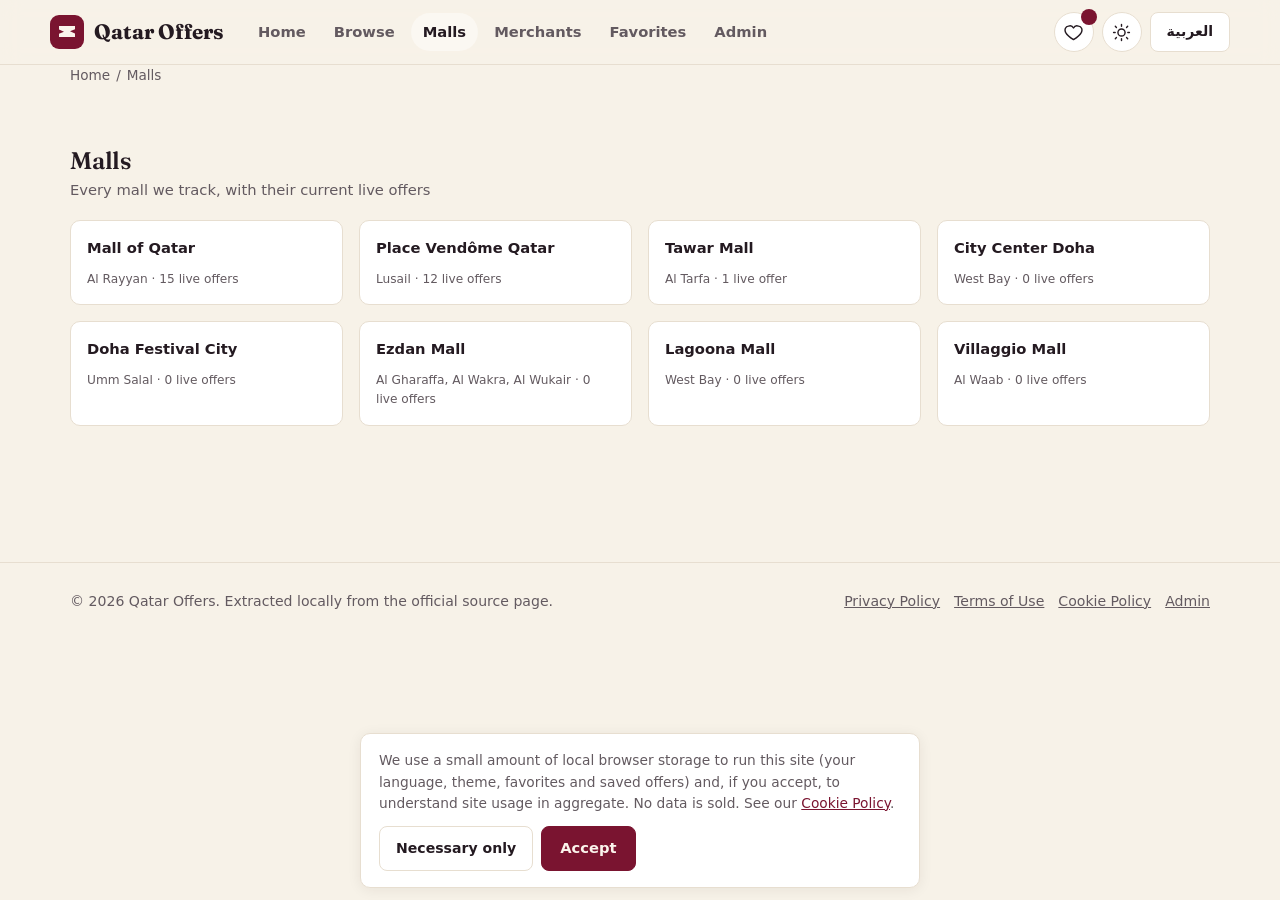
<file: web/mall.html>
<!DOCTYPE html>
<html lang="en">
<head>
<meta charset="utf-8">
<meta name="viewport" content="width=device-width, initial-scale=1">
<title>Malls — Qatar Offers</title>
<meta name="description" content="Browse Qatar malls and their current live offers on Qatar Offers.">
<meta name="theme-color" content="#7A1430">
<link rel="manifest" href="manifest.webmanifest">
<link rel="icon" href="icon-192.png">
<link rel="stylesheet" href="assets/app.css">
</head>
<body>
<div id="header-slot"></div>
<main id="main">
  <div class="wrap">
    <nav class="breadcrumb" id="crumb" aria-label="Breadcrumb"></nav>
  </div>
  <div id="mallHero"></div>
  <section class="section">
    <div class="wrap">
      <div class="section-head" id="listHead"><div><h2 id="listHeading"></h2><p id="listSub"></p></div></div>
      <div id="mallBody"><div class="grid" id="skelGrid"></div></div>
      <nav class="pagination" id="pagination" aria-label="Pagination"></nav>
    </div>
  </section>
</main>
<div id="footer-slot"></div>
<script src="assets/app.js"></script>
<script>
(function(){
  const tr = QO.t();
  QO.wireChrome("malls");
  document.getElementById("skelGrid").innerHTML = QO.skeletonCards(6);

  const id = QO.qs("id");
  let page = 1;
  const PER_PAGE = 24;

  function renderMallsIndex(offers, malls){
    QO.setSEO({ title: tr.malls_title + " | " + tr.app, description: tr.malls_sub });
    document.getElementById("crumb").innerHTML = `<a href="index.html">${tr.breadcrumb_home}</a><span>/</span><span>${tr.malls_title}</span>`;
    document.getElementById("listHeading").textContent = tr.malls_title;
    document.getElementById("listSub").textContent = tr.malls_sub;
    const byMall = {};
    offers.forEach(o => { if (o.mall_name) (byMall[o.mall_name] = byMall[o.mall_name] || []).push(o); });
    // Include every configured mall, even ones with zero live offers right now --
    // the point of this page is mall coverage, not just malls with current deals.
    const names = new Set([...malls.map(m => m.name), ...Object.keys(byMall)]);
    const entries = [...names].map(name => {
      const meta = malls.find(m => m.name === name) || {};
      return { name, area: meta.area, count: (byMall[name] || []).length };
    }).sort((a, b) => b.count - a.count || a.name.localeCompare(b.name));
    const state = QO.paginate(entries, page, PER_PAGE);
    page = state.page;
    document.getElementById("mallBody").innerHTML = entries.length ? `<div class="grid">` + state.slice.map(e => `
      <a class="cat-tile" href="mall.html?id=${QO.slug(e.name)}">
        <b>${QO.esc(e.name)}</b>
        <span>${e.area ? QO.esc(e.area) + " \u00b7 " : ""}${QO.t().live_offers_n(e.count)}</span>
      </a>`).join("") + `</div>` : QO.emptyState(tr.empty_title, tr.empty_body);
    QO.renderPagination(document.getElementById("pagination"), state, (p) => { page = p; renderMallsIndex(offers, malls); window.scrollTo({top:0,behavior:"smooth"}); });
  }

  function renderMallProfile(mallName, offers, malls){
    const list = offers.filter(o => o.mall_name === mallName);
    const meta = malls.find(m => m.name === mallName) || {};
    QO.setSEO({ title: `${mallName} | ${tr.app}`, description: `${QO.t().live_offers_n(list.length)} \u2014 ${mallName}` });
    document.getElementById("crumb").innerHTML = `<a href="index.html">${tr.breadcrumb_home}</a><span>/</span>
      <a href="mall.html">${tr.malls_title}</a><span>/</span><span>${QO.esc(mallName)}</span>`;
    const initials = mallName.trim().split(/\s+/).map(w=>w[0]).slice(0,2).join("").toUpperCase();
    const cats = [...new Set(list.map(o=>o.category))];
    document.getElementById("mallHero").innerHTML = `<div class="wrap merchant-hero">
      <div class="merchant-avatar" aria-hidden="true">${QO.esc(initials)}</div>
      <div><h1>${QO.esc(mallName)}</h1><p style="color:var(--mute);margin:4px 0 0">${meta.area?QO.esc(meta.area)+" \u00b7 ":""}${QO.t().live_offers_n(list.length)}${cats.length?" \u00b7 "+cats.map(c=>QO.esc(QO.categoryLabel(c))).join(", "):""}</p></div>
    </div>`;
    document.getElementById("listHead").hidden = true;
    if (!list.length) {
      document.getElementById("mallBody").innerHTML = QO.emptyState(tr.malls_empty_title, tr.malls_empty_body);
      return;
    }
    const state = QO.paginate(list, page, PER_PAGE);
    page = state.page;
    document.getElementById("mallBody").innerHTML = `<div class="grid">${state.slice.map(QO.offerCard).join("")}</div>`;
    QO.wireFavButtons(document.getElementById("mallBody"));
    QO.renderPagination(document.getElementById("pagination"), state, (p) => { page = p; renderMallProfile(mallName, offers, malls); window.scrollTo({top:0,behavior:"smooth"}); });
  }

  (async function init(){
    let DATA;
    try { DATA = await QO.loadData(); }
    catch (e) { document.getElementById("mallBody").innerHTML = QO.errorState('onclick="location.reload()"'); return; }
    if (id) renderMallProfile(QO.unslug(id), DATA.offers, DATA.malls);
    else renderMallsIndex(DATA.offers, DATA.malls);
    QO.observeReveal(".cat-tile, .offer-card");
  })();
})();
</script>
</body>
</html>
</file>
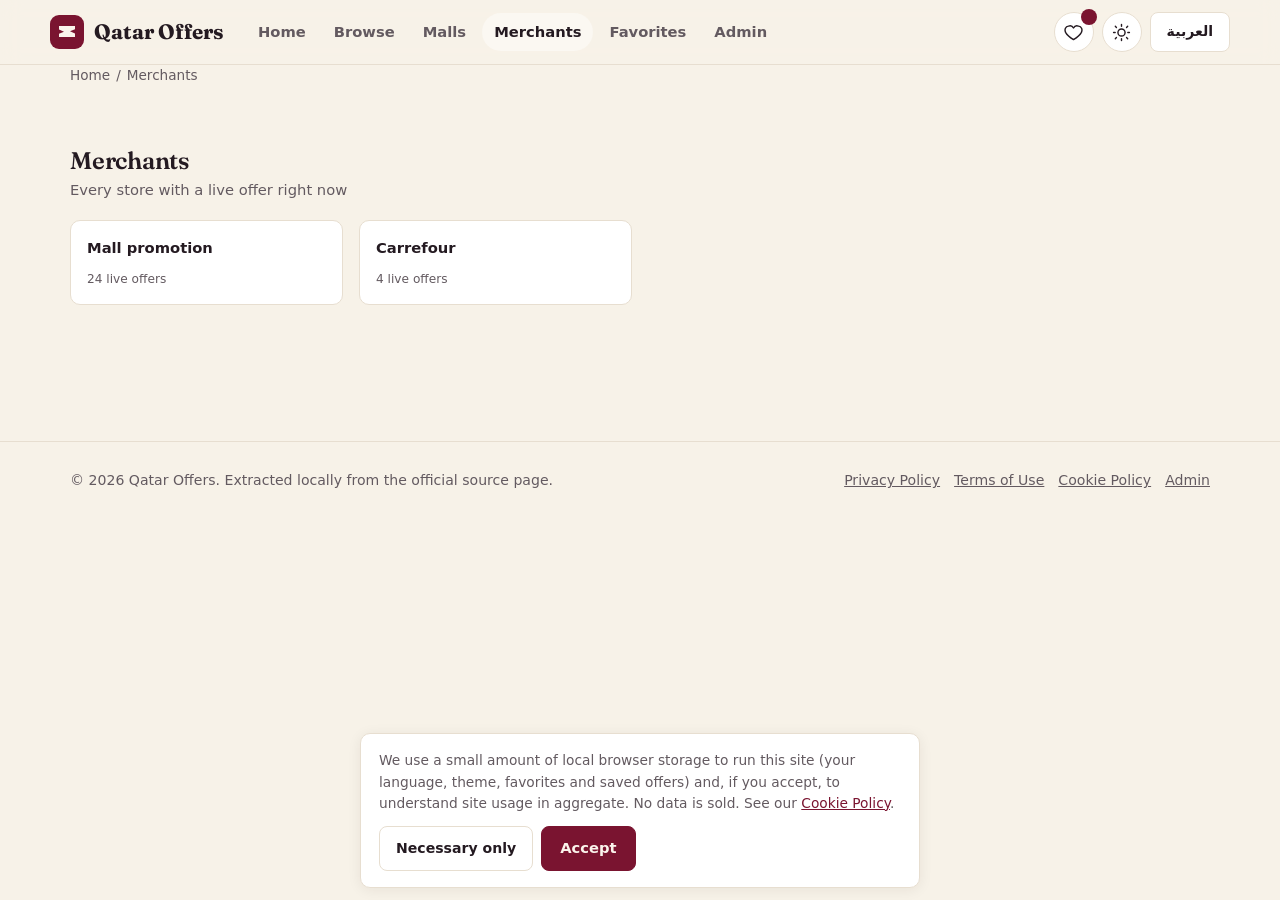
<file: web/merchant.html>
<!DOCTYPE html>
<html lang="en">
<head>
<meta charset="utf-8">
<meta name="viewport" content="width=device-width, initial-scale=1">
<title>Merchants — Qatar Offers</title>
<meta name="description" content="Browse every merchant with a live offer on Qatar Offers.">
<meta name="theme-color" content="#7A1430">
<link rel="manifest" href="manifest.webmanifest">
<link rel="icon" href="icon-192.png">
<link rel="stylesheet" href="assets/app.css">
</head>
<body>
<div id="header-slot"></div>
<main id="main">
  <div class="wrap">
    <nav class="breadcrumb" id="crumb" aria-label="Breadcrumb"></nav>
  </div>
  <div id="merchantHero"></div>
  <section class="section">
    <div class="wrap">
      <div class="section-head" id="listHead"><div><h2 id="listHeading"></h2><p id="listSub"></p></div></div>
      <div id="merchantBody"><div class="grid" id="skelGrid"></div></div>
      <nav class="pagination" id="pagination" aria-label="Pagination"></nav>
    </div>
  </section>
</main>
<div id="footer-slot"></div>
<script src="assets/app.js"></script>
<script>
(function(){
  const tr = QO.t();
  QO.wireChrome("merchants");
  document.getElementById("skelGrid").innerHTML = QO.skeletonCards(6);

  const name = QO.qs("name");
  let page = 1;
  const PER_PAGE = 24;

  function renderMerchantsIndex(offers){
    QO.setSEO({ title: tr.merchants_title + " | " + tr.app, description: tr.merchants_sub });
    document.getElementById("crumb").innerHTML = `<a href="index.html">${tr.breadcrumb_home}</a><span>/</span><span>${tr.merchants_title}</span>`;
    document.getElementById("listHeading").textContent = tr.merchants_title;
    document.getElementById("listSub").textContent = tr.merchants_sub;
    const byStore = {};
    offers.forEach(o => { (byStore[o.store_name] = byStore[o.store_name] || []).push(o); });
    const entries = Object.entries(byStore).sort((a,b) => b[1].length - a[1].length);
    const state = QO.paginate(entries, page, PER_PAGE);
    page = state.page;
    document.getElementById("merchantBody").innerHTML = entries.length ? `<div class="grid">` + state.slice.map(([store, list]) => `
      <a class="cat-tile" href="merchant.html?name=${QO.slug(store)}">
        <b>${QO.esc(store)}</b>
        <span>${tr.merchant_offers(list.length)}</span>
      </a>`).join("") + `</div>` : QO.emptyState(tr.empty_title, tr.empty_body);
    QO.renderPagination(document.getElementById("pagination"), state, (p) => { page = p; renderMerchantsIndex(offers); window.scrollTo({top:0,behavior:"smooth"}); });
  }

  function renderMerchantProfile(storeName, offers){
    const list = offers.filter(o => o.store_name === storeName);
    QO.setSEO({ title: `${storeName} | ${tr.app}`, description: `${tr.merchant_offers(list.length)} — ${storeName}` });
    document.getElementById("crumb").innerHTML = `<a href="index.html">${tr.breadcrumb_home}</a><span>/</span>
      <a href="merchant.html">${tr.merchants_title}</a><span>/</span><span>${QO.esc(storeName)}</span>`;
    const initials = storeName.trim().slice(0,2).toUpperCase();
    const malls = [...new Set(list.map(o=>o.mall_name).filter(Boolean))];
    const cats = [...new Set(list.map(o=>o.category))];
    document.getElementById("merchantHero").innerHTML = `<div class="wrap merchant-hero">
      <div class="merchant-avatar" aria-hidden="true">${QO.esc(initials)}</div>
      <div><h1>${QO.esc(storeName)}</h1><p style="color:var(--mute);margin:4px 0 0">${tr.merchant_offers(list.length)}${malls.length?" · "+malls.map(QO.esc).join(", "):""}</p></div>
    </div>`;
    document.getElementById("listHead").hidden = true;
    if (!list.length) {
      document.getElementById("merchantBody").innerHTML = QO.emptyState(tr.empty_title, tr.empty_body);
      return;
    }
    const state = QO.paginate(list, page, PER_PAGE);
    page = state.page;
    document.getElementById("merchantBody").innerHTML = `<div class="grid">${state.slice.map(QO.offerCard).join("")}</div>`;
    QO.wireFavButtons(document.getElementById("merchantBody"));
    QO.renderPagination(document.getElementById("pagination"), state, (p) => { page = p; renderMerchantProfile(storeName, offers); window.scrollTo({top:0,behavior:"smooth"}); });
  }

  (async function init(){
    let DATA;
    try { DATA = await QO.loadData(); }
    catch (e) { document.getElementById("merchantBody").innerHTML = QO.errorState('onclick="location.reload()"'); return; }
    if (name) renderMerchantProfile(QO.unslug(name), DATA.offers);
    else renderMerchantsIndex(DATA.offers);
  })();
})();
</script>
</body>
</html>
</file>
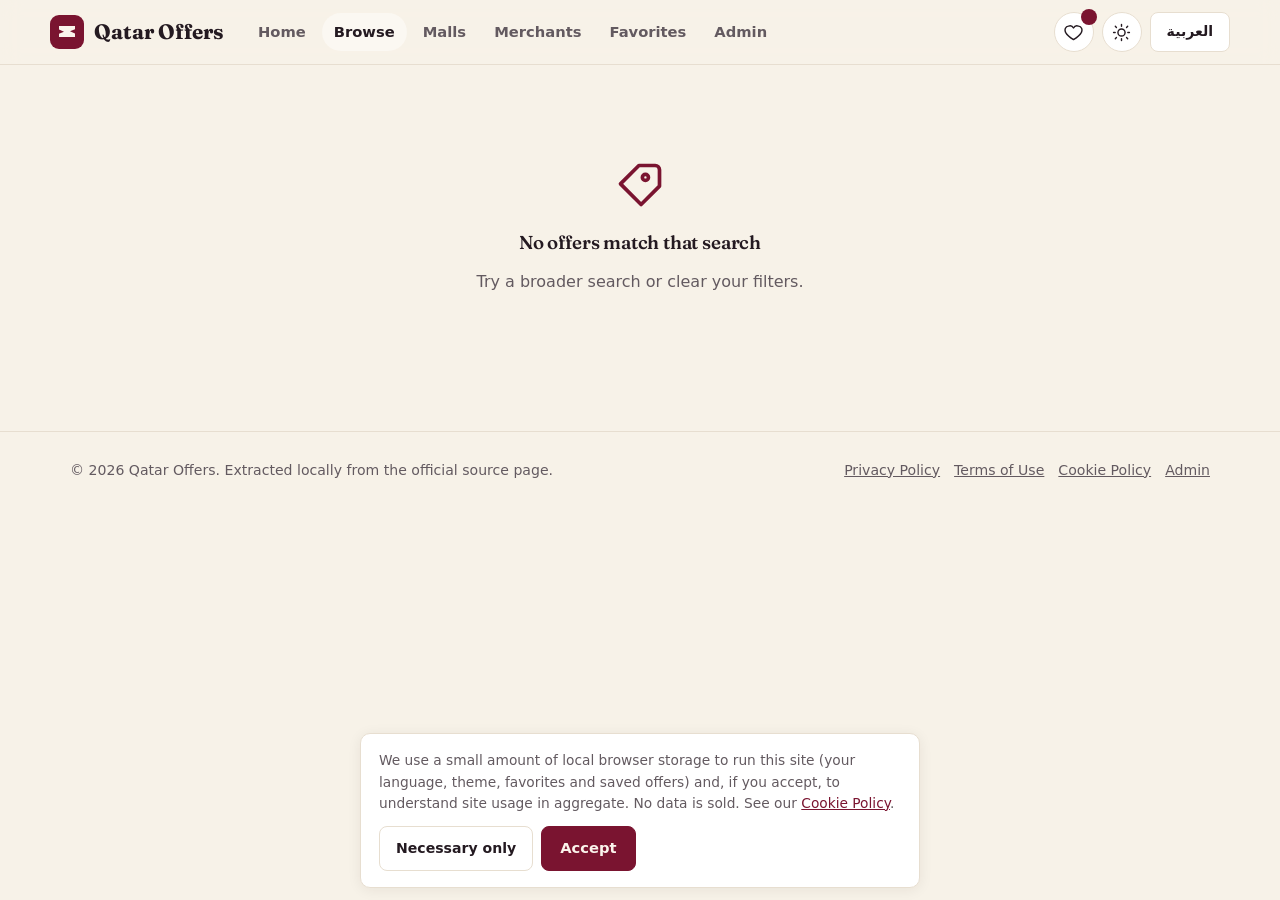
<file: web/offer.html>
<!DOCTYPE html>
<html lang="en">
<head>
<meta charset="utf-8">
<meta name="viewport" content="width=device-width, initial-scale=1">
<title>Offer — Qatar Offers</title>
<meta name="description" content="Offer details on Qatar Offers.">
<meta name="theme-color" content="#7A1430">
<link rel="manifest" href="manifest.webmanifest">
<link rel="icon" href="icon-192.png">
<link rel="stylesheet" href="assets/app.css">
</head>
<body>
<div id="header-slot"></div>
<main id="main">
  <div class="wrap" style="padding-top:20px">
    <nav class="breadcrumb" id="crumb" aria-label="Breadcrumb"></nav>
  </div>
  <div class="wrap" id="content">
    <div class="detail-grid">
      <div class="skeleton" style="aspect-ratio:16/10;border-radius:18px" aria-hidden="true"></div>
      <div class="skeleton" style="height:320px;border-radius:18px" aria-hidden="true"></div>
    </div>
  </div>

  <section class="section" id="related-section" hidden>
    <div class="wrap">
      <div class="section-head"><div><h2 id="relatedHeading"></h2></div></div>
      <div class="rail" id="relatedRail"></div>
    </div>
  </section>
</main>
<div id="footer-slot"></div>
<script src="assets/app.js"></script>
<script>
(function(){
  const tr = QO.t();
  QO.wireChrome("browse");

  const id = QO.qs("id");
  const content = document.getElementById("content");
  const crumb = document.getElementById("crumb");

  function renderCrumb(o){
    crumb.innerHTML = `<a href="index.html">${tr.breadcrumb_home}</a><span>/</span>
      <a href="index.html#browse">${tr.breadcrumb_browse}</a><span>/</span>
      <a href="index.html#browse" data-cat="${QO.esc(o.category)}">${QO.esc(QO.categoryLabel(o.category))}</a><span>/</span>
      <span>${QO.esc(o.store_name)}</span>`;
  }

  function render(o, all){
    document.title = `${o.store_name} — ${QO.offerTitle(o)} | ${tr.app}`;
    QO.setSEO({
      title: `${o.store_name} — ${QO.offerTitle(o)} | ${tr.app}`,
      description: (o.description || QO.offerTitle(o)).slice(0,160),
      canonical: location.href.split("#")[0]
    });
    renderCrumb(o);
    const d = QO.daysLeft(o.end_date);
    const pct = (o.start_date && o.end_date) ? Math.max(0, Math.min(100, 100 - Math.round((d / Math.max(1,((new Date(o.end_date)-new Date(o.start_date))/86400000)))*100))) : null;
    const fav = QO.Favorites.has(o.id);
    const verified = !o.needs_review && (o.category_confidence==null||o.category_confidence>=0.5);

    content.innerHTML = `
      <div class="detail-grid">
        <div>
          <div class="detail-media">${o.image ? `<img src="${QO.esc(o.image)}" alt="${QO.esc(o.store_name+': '+QO.offerTitle(o))}">` : `<div class="placeholder">${QO.categoryIcon(o.category)}</div>`}</div>
          ${o.products && o.products.length ? `<div class="filter-chips" style="margin-top:14px">${o.products.map(p=>`<span class="tag-chip">${QO.esc(p)}</span>`).join("")}</div>` : ""}
          ${o.related_note || ""}
        </div>
        <div class="detail-panel">
          <a class="store-link" href="merchant.html?name=${QO.slug(o.store_name)}">${QO.esc(o.store_name)}${o.mall_name?" · "+QO.esc(o.mall_name):""}</a>
          <h1>${QO.esc(QO.offerTitle(o))}</h1>
          <div class="filter-chips">
            ${verified?`<span class="tag-chip" style="color:var(--good);border-color:var(--good)">${tr.verified}</span>`:""}
            <span class="tag-chip">${QO.esc(QO.categoryLabel(o.category))}${o.subcategory?" · "+QO.esc(o.subcategory):""}</span>
            ${(o.tags||[]).map(tg=>`<span class="tag-chip ${tg==='Banking Offer'?'bank':''}">${QO.esc(tg)}</span>`).join("")}
            ${o.needs_review?`<span class="tag-chip review">${tr.review}</span>`:""}
          </div>
          ${o.discount_text ? `<p class="price-row"><span class="big">${QO.esc(o.discount_text)}</span></p>` : ""}
          ${o.price ? `<p class="price-row">${tr.price}: <span class="big">${QO.esc(QO.fmtPrice(o.price))}</span></p>` : ""}
          ${o.description ? `<p>${QO.esc(o.description)}</p>` : ""}
          ${o.promo_code ? `<div class="promo-box"><div>${tr.promo_code}: <code>${QO.esc(o.promo_code)}</code></div><button type="button" id="copyPromo">${tr.copy}</button></div>` : ""}
          ${o.end_date ? `<div>
            <div class="expiry-bar"><i style="width:${pct==null?50:pct}%"></i></div>
            <p class="offer-meta-row" style="padding:0">${o.start_date?`<span>${tr.starts}: ${QO.esc(o.start_date)}</span>`:""}<span>${tr.ends}: ${QO.esc(o.end_date)} ${d!=null?`(${d<=0?tr.today:d+" "+tr.days_left})`:""}</span></p>
          </div>` : `<p class="offer-meta-row" style="padding:0">${tr.ends}: ${tr.no_end}</p>`}
          <div class="action-row">
            <button type="button" class="btn primary" id="favBtn" data-fav="${QO.esc(o.id)}" aria-pressed="${fav}">
              <svg viewBox="0 0 24 24" stroke="currentColor" stroke-width="1.8" fill="${fav?'currentColor':'none'}" stroke-linecap="round" stroke-linejoin="round"><path d="M12 21s-7.5-4.6-10-9.2C.3 8 2 4.5 5.6 4a5 5 0 0 1 6.4 2.3A5 5 0 0 1 18.4 4C22 4.5 23.7 8 22 11.8 19.5 16.4 12 21 12 21Z"/></svg>
              <span id="favLabel">${fav?tr.saved:tr.save}</span>
            </button>
            <button type="button" class="btn" id="shareBtn"><svg viewBox="0 0 24 24" stroke="currentColor" stroke-width="1.8" fill="none" stroke-linecap="round" stroke-linejoin="round"><circle cx="18" cy="5" r="2.6"/><circle cx="6" cy="12" r="2.6"/><circle cx="18" cy="19" r="2.6"/><path d="m8.2 10.6 7.6-4.2M8.2 13.4l7.6 4.2"/></svg>${tr.share}</button>
            ${o.source_url ? `<a class="btn" href="${QO.esc(o.source_url)}" target="_blank" rel="noopener noreferrer">${tr.source}</a>` : ""}
          </div>
          ${o.has_terms ? `<div class="terms-box"><strong>${tr.terms}:</strong> ${tr.terms_note}</div>` : ""}
          ${o.category_confidence!=null ? `<div class="confidence-note">${QO.iconSvg("sparkle","")}<span>${tr.confidence_note(Math.round(o.category_confidence*100))}</span></div>` : ""}
        </div>
      </div>`;

    document.getElementById("favBtn").addEventListener("click", () => {
      const nowOn = QO.Favorites.toggle(o.id);
      document.getElementById("favBtn").setAttribute("aria-pressed", String(nowOn));
      document.getElementById("favBtn").querySelector("svg").setAttribute("fill", nowOn ? "currentColor" : "none");
      document.getElementById("favLabel").textContent = nowOn ? tr.saved : tr.save;
      QO.updateFavCount();
    });
    document.getElementById("shareBtn").addEventListener("click", () => QO.shareOffer(o));
    const copyBtn = document.getElementById("copyPromo");
    if (copyBtn) copyBtn.addEventListener("click", async () => {
      try { await navigator.clipboard.writeText(o.promo_code); QO.toast(tr.copied); }
      catch(e){ QO.toast(o.promo_code); }
    });

    injectSchema(o);
    renderRelated(o, all);
  }

  function injectSchema(o){
    const data = {
      "@context": "https://schema.org",
      "@type": "Offer",
      "name": QO.offerTitle(o),
      "description": o.description || undefined,
      "category": o.category,
      "url": location.href.split("#")[0],
      "seller": { "@type": "Organization", "name": o.store_name },
      "priceCurrency": o.price ? "QAR" : undefined,
      "price": o.price || undefined,
      "validThrough": o.end_date || undefined,
    };
    Object.keys(data).forEach(k => data[k] === undefined && delete data[k]);
    QO.injectJsonLd(data);
  }

  function renderRelated(o, all){
    const related = all.filter(x => x.id !== o.id && (x.store_name === o.store_name || x.category === o.category)).slice(0, 8);
    const sec = document.getElementById("related-section");
    if (!related.length) { sec.hidden = true; return; }
    sec.hidden = false;
    document.getElementById("relatedHeading").textContent = tr.related;
    document.getElementById("relatedRail").innerHTML = related.map(QO.offerCard).join("");
    QO.wireFavButtons(document.getElementById("relatedRail"));
  }

  (async function init(){
    if (!id) { content.innerHTML = QO.emptyState(tr.empty_title, tr.empty_body); return; }
    let DATA;
    try { DATA = await QO.loadData(); }
    catch (e) { content.innerHTML = QO.errorState('onclick="location.reload()"'); return; }
    const offer = DATA.offers.find(o => o.id === id);
    if (!offer) { content.innerHTML = QO.emptyState(tr.empty_title, tr.empty_body); return; }
    QO.Recents.add(offer.id);
    render(offer, DATA.offers);
  })();
})();
</script>
</body>
</html>
</file>
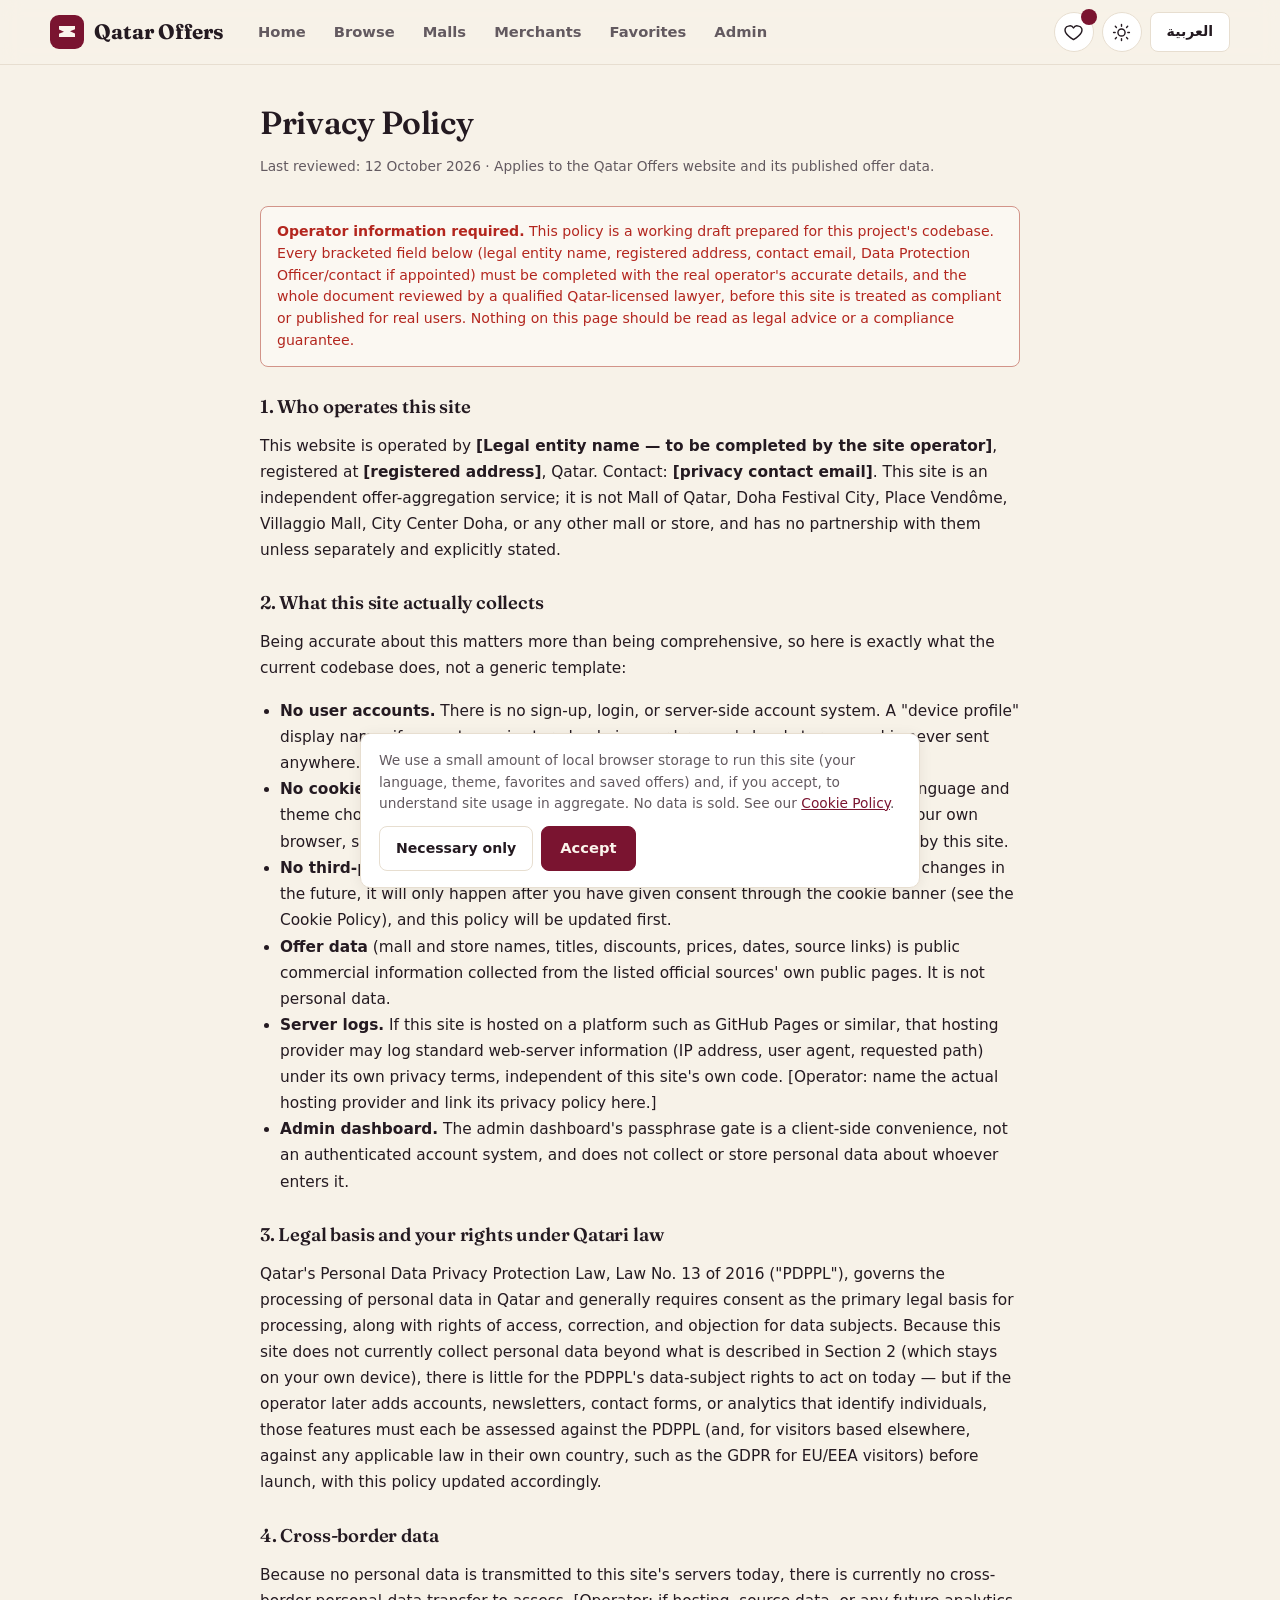
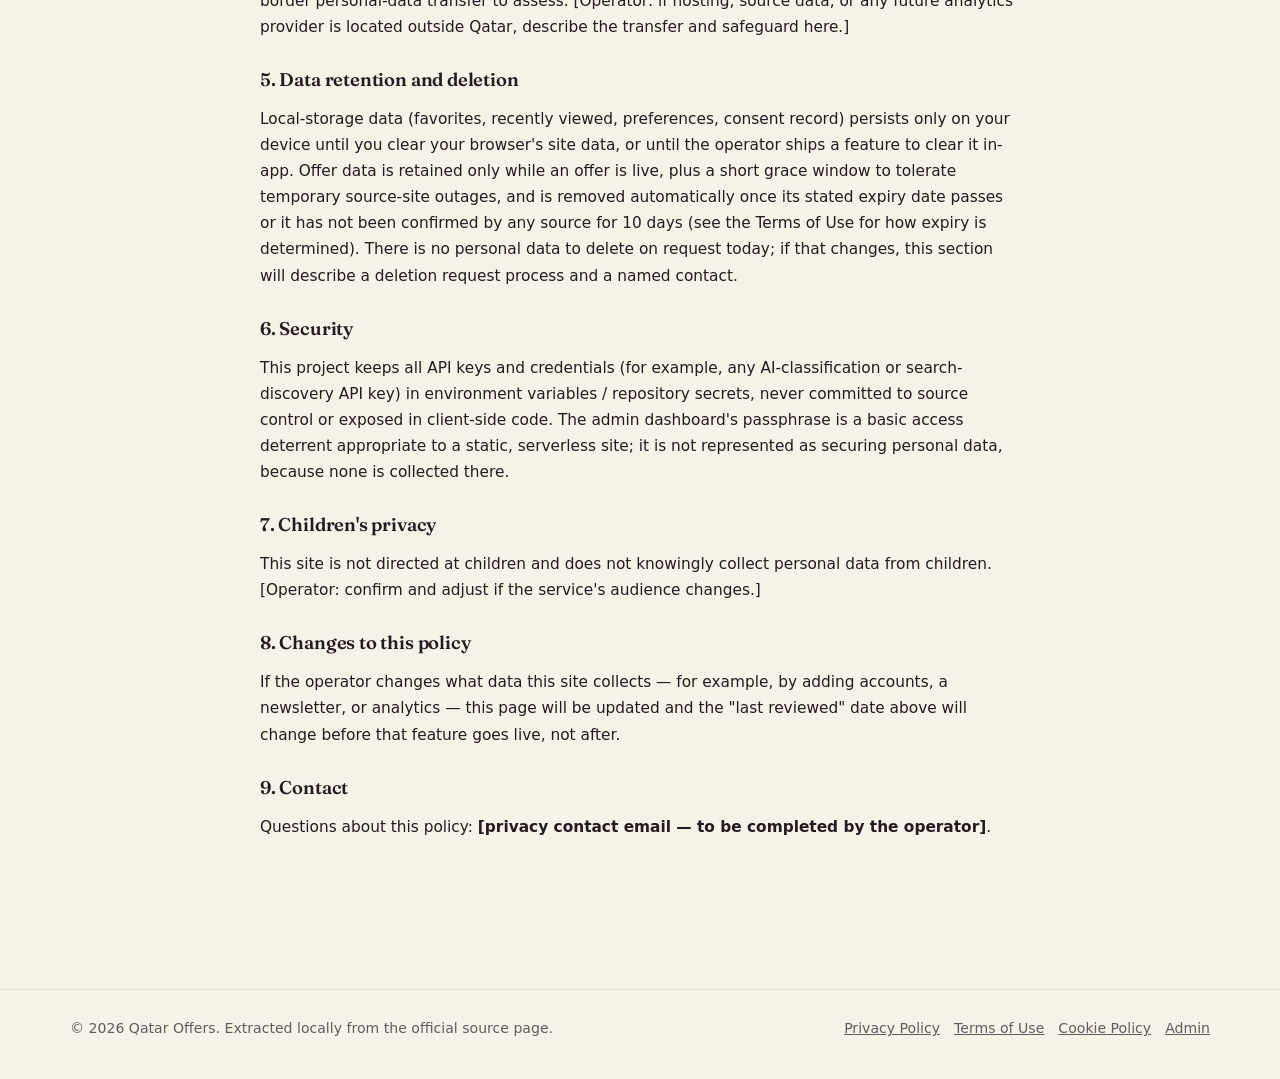
<file: web/privacy.html>
<!DOCTYPE html>
<html lang="en">
<head>
<meta charset="utf-8">
<meta name="viewport" content="width=device-width, initial-scale=1">
<title>Privacy Policy — Qatar Offers</title>
<meta name="robots" content="noindex, follow">
<link rel="manifest" href="manifest.webmanifest">
<link rel="icon" href="icon-192.png">
<link rel="stylesheet" href="assets/app.css">
</head>
<body>
<div id="header-slot"></div>
<main id="main">
<div class="wrap legal-doc">
<h1>Privacy Policy</h1>
<p class="meta">Last reviewed: 12 October 2026 · Applies to the Qatar Offers website and its published offer data.</p>

<div class="legal-notice warn">
<strong>Operator information required.</strong> This policy is a working draft prepared for this project's codebase. Every bracketed field below (legal entity name, registered address, contact email, Data Protection Officer/contact if appointed) must be completed with the real operator's accurate details, and the whole document reviewed by a qualified Qatar-licensed lawyer, before this site is treated as compliant or published for real users. Nothing on this page should be read as legal advice or a compliance guarantee.
</div>

<h2>1. Who operates this site</h2>
<p>This website is operated by <strong>[Legal entity name — to be completed by the site operator]</strong>, registered at <strong>[registered address]</strong>, Qatar. Contact: <strong>[privacy contact email]</strong>. This site is an independent offer-aggregation service; it is not Mall of Qatar, Doha Festival City, Place Vendôme, Villaggio Mall, City Center Doha, or any other mall or store, and has no partnership with them unless separately and explicitly stated.</p>

<h2>2. What this site actually collects</h2>
<p>Being accurate about this matters more than being comprehensive, so here is exactly what the current codebase does, not a generic template:</p>
<ul>
<li><strong>No user accounts.</strong> There is no sign-up, login, or server-side account system. A "device profile" display name, if you set one, is stored only in your browser's local storage and is never sent anywhere.</li>
<li><strong>No cookies are set by this site today.</strong> Favorites, recently-viewed offers, your language and theme choice, and your cookie-consent choice are stored using <code>localStorage</code> in your own browser, scoped to your device, and are never transmitted to any server operated by this site.</li>
<li><strong>No third-party analytics or advertising scripts are currently loaded.</strong> If that changes in the future, it will only happen after you have given consent through the cookie banner (see the Cookie Policy), and this policy will be updated first.</li>
<li><strong>Offer data</strong> (mall and store names, titles, discounts, prices, dates, source links) is public commercial information collected from the listed official sources' own public pages. It is not personal data.</li>
<li><strong>Server logs.</strong> If this site is hosted on a platform such as GitHub Pages or similar, that hosting provider may log standard web-server information (IP address, user agent, requested path) under its own privacy terms, independent of this site's own code. [Operator: name the actual hosting provider and link its privacy policy here.]</li>
<li><strong>Admin dashboard.</strong> The admin dashboard's passphrase gate is a client-side convenience, not an authenticated account system, and does not collect or store personal data about whoever enters it.</li>
</ul>

<h2>3. Legal basis and your rights under Qatari law</h2>
<p>Qatar's Personal Data Privacy Protection Law, Law No. 13 of 2016 ("PDPPL"), governs the processing of personal data in Qatar and generally requires consent as the primary legal basis for processing, along with rights of access, correction, and objection for data subjects. Because this site does not currently collect personal data beyond what is described in Section 2 (which stays on your own device), there is little for the PDPPL's data-subject rights to act on today — but if the operator later adds accounts, newsletters, contact forms, or analytics that identify individuals, those features must each be assessed against the PDPPL (and, for visitors based elsewhere, against any applicable law in their own country, such as the GDPR for EU/EEA visitors) before launch, with this policy updated accordingly.</p>

<h2>4. Cross-border data</h2>
<p>Because no personal data is transmitted to this site's servers today, there is currently no cross-border personal-data transfer to assess. [Operator: if hosting, source data, or any future analytics provider is located outside Qatar, describe the transfer and safeguard here.]</p>

<h2>5. Data retention and deletion</h2>
<p>Local-storage data (favorites, recently viewed, preferences, consent record) persists only on your device until you clear your browser's site data, or until the operator ships a feature to clear it in-app. Offer data is retained only while an offer is live, plus a short grace window to tolerate temporary source-site outages, and is removed automatically once its stated expiry date passes or it has not been confirmed by any source for 10 days (see the Terms of Use for how expiry is determined). There is no personal data to delete on request today; if that changes, this section will describe a deletion request process and a named contact.</p>

<h2>6. Security</h2>
<p>This project keeps all API keys and credentials (for example, any AI-classification or search-discovery API key) in environment variables / repository secrets, never committed to source control or exposed in client-side code. The admin dashboard's passphrase is a basic access deterrent appropriate to a static, serverless site; it is not represented as securing personal data, because none is collected there.</p>

<h2>7. Children's privacy</h2>
<p>This site is not directed at children and does not knowingly collect personal data from children. [Operator: confirm and adjust if the service's audience changes.]</p>

<h2>8. Changes to this policy</h2>
<p>If the operator changes what data this site collects — for example, by adding accounts, a newsletter, or analytics — this page will be updated and the "last reviewed" date above will change before that feature goes live, not after.</p>

<h2>9. Contact</h2>
<p>Questions about this policy: <strong>[privacy contact email — to be completed by the operator]</strong>.</p>
</div>
</main>
<div id="footer-slot"></div>
<script src="assets/app.js"></script>
<script>QO.wireChrome("legal");</script>
</body>
</html>
</file>
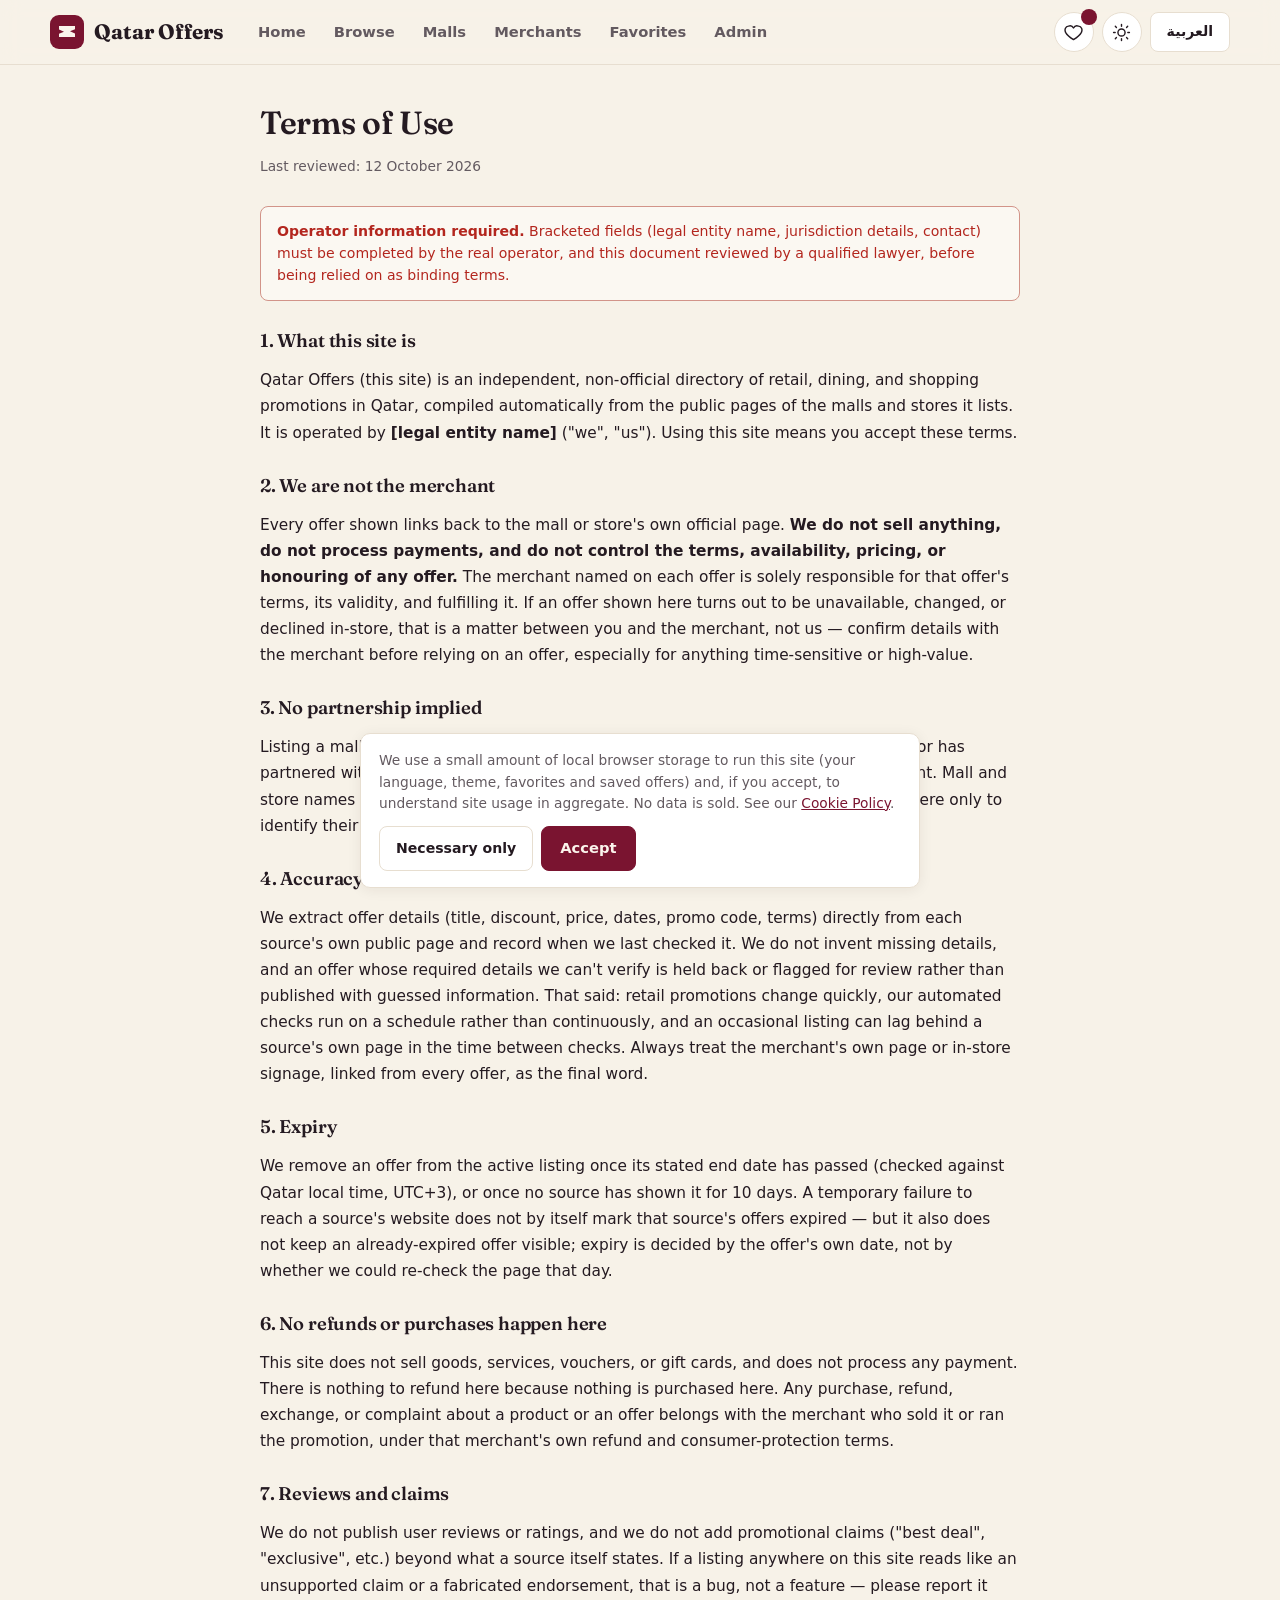
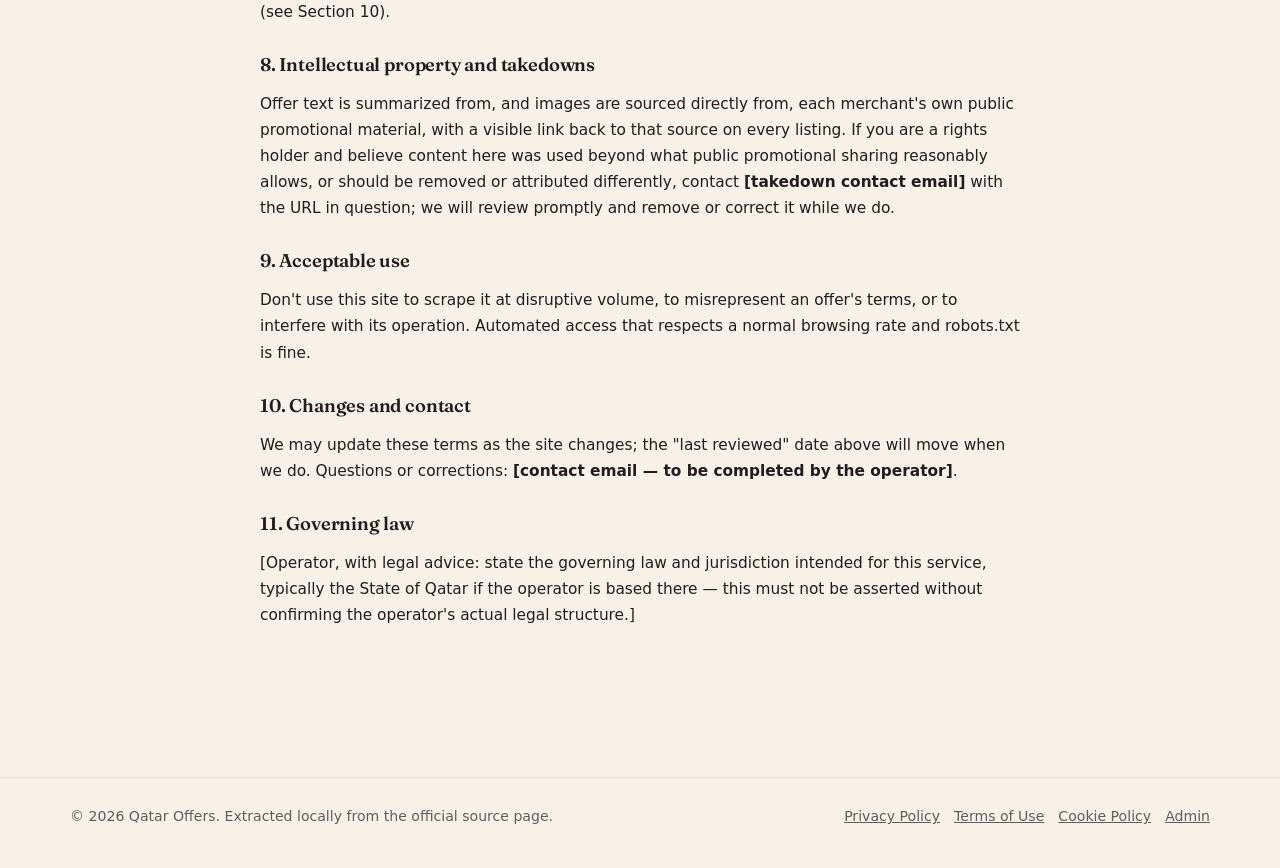
<file: web/terms.html>
<!DOCTYPE html>
<html lang="en">
<head>
<meta charset="utf-8">
<meta name="viewport" content="width=device-width, initial-scale=1">
<title>Terms of Use — Qatar Offers</title>
<meta name="robots" content="noindex, follow">
<link rel="manifest" href="manifest.webmanifest">
<link rel="icon" href="icon-192.png">
<link rel="stylesheet" href="assets/app.css">
</head>
<body>
<div id="header-slot"></div>
<main id="main">
<div class="wrap legal-doc">
<h1>Terms of Use</h1>
<p class="meta">Last reviewed: 12 October 2026</p>

<div class="legal-notice warn">
<strong>Operator information required.</strong> Bracketed fields (legal entity name, jurisdiction details, contact) must be completed by the real operator, and this document reviewed by a qualified lawyer, before being relied on as binding terms.
</div>

<h2>1. What this site is</h2>
<p>Qatar Offers (this site) is an independent, non-official directory of retail, dining, and shopping promotions in Qatar, compiled automatically from the public pages of the malls and stores it lists. It is operated by <strong>[legal entity name]</strong> ("we", "us"). Using this site means you accept these terms.</p>

<h2>2. We are not the merchant</h2>
<p>Every offer shown links back to the mall or store's own official page. <strong>We do not sell anything, do not process payments, and do not control the terms, availability, pricing, or honouring of any offer.</strong> The merchant named on each offer is solely responsible for that offer's terms, its validity, and fulfilling it. If an offer shown here turns out to be unavailable, changed, or declined in-store, that is a matter between you and the merchant, not us — confirm details with the merchant before relying on an offer, especially for anything time-sensitive or high-value.</p>

<h2>3. No partnership implied</h2>
<p>Listing a mall, store, or brand here does not mean that business endorses, sponsors, or has partnered with this site, unless we say so explicitly and name the specific arrangement. Mall and store names and logos remain the property of their respective owners and are used here only to identify their own publicly posted offers (nominative use), not to imply affiliation.</p>

<h2>4. Accuracy and verification</h2>
<p>We extract offer details (title, discount, price, dates, promo code, terms) directly from each source's own public page and record when we last checked it. We do not invent missing details, and an offer whose required details we can't verify is held back or flagged for review rather than published with guessed information. That said: retail promotions change quickly, our automated checks run on a schedule rather than continuously, and an occasional listing can lag behind a source's own page in the time between checks. Always treat the merchant's own page or in-store signage, linked from every offer, as the final word.</p>

<h2>5. Expiry</h2>
<p>We remove an offer from the active listing once its stated end date has passed (checked against Qatar local time, UTC+3), or once no source has shown it for 10 days. A temporary failure to reach a source's website does not by itself mark that source's offers expired — but it also does not keep an already-expired offer visible; expiry is decided by the offer's own date, not by whether we could re-check the page that day.</p>

<h2>6. No refunds or purchases happen here</h2>
<p>This site does not sell goods, services, vouchers, or gift cards, and does not process any payment. There is nothing to refund here because nothing is purchased here. Any purchase, refund, exchange, or complaint about a product or an offer belongs with the merchant who sold it or ran the promotion, under that merchant's own refund and consumer-protection terms.</p>

<h2>7. Reviews and claims</h2>
<p>We do not publish user reviews or ratings, and we do not add promotional claims ("best deal", "exclusive", etc.) beyond what a source itself states. If a listing anywhere on this site reads like an unsupported claim or a fabricated endorsement, that is a bug, not a feature — please report it (see Section 10).</p>

<h2>8. Intellectual property and takedowns</h2>
<p>Offer text is summarized from, and images are sourced directly from, each merchant's own public promotional material, with a visible link back to that source on every listing. If you are a rights holder and believe content here was used beyond what public promotional sharing reasonably allows, or should be removed or attributed differently, contact <strong>[takedown contact email]</strong> with the URL in question; we will review promptly and remove or correct it while we do.</p>

<h2>9. Acceptable use</h2>
<p>Don't use this site to scrape it at disruptive volume, to misrepresent an offer's terms, or to interfere with its operation. Automated access that respects a normal browsing rate and robots.txt is fine.</p>

<h2>10. Changes and contact</h2>
<p>We may update these terms as the site changes; the "last reviewed" date above will move when we do. Questions or corrections: <strong>[contact email — to be completed by the operator]</strong>.</p>

<h2>11. Governing law</h2>
<p>[Operator, with legal advice: state the governing law and jurisdiction intended for this service, typically the State of Qatar if the operator is based there — this must not be asserted without confirming the operator's actual legal structure.]</p>
</div>
</main>
<div id="footer-slot"></div>
<script src="assets/app.js"></script>
<script>QO.wireChrome("legal");</script>
</body>
</html>
</file>
<file: web/assets/app.css>
/* ===========================================================================
   Qatar Offers — design system
   Palette draws on the Qatari flag maroon and pearl-diving heritage (gold on
   pearl white) rather than a generic SaaS kit. Fraunces carries headlines so
   the brand reads editorial/premium; Inter carries UI and body copy. Arabic
   mode swaps to IBM Plex Sans Arabic, which is distinct in both script and
   presence rather than a thin fallback.
   =========================================================================== */

/* Taste-Skill (minimalist-ui) applied: an editorial serif for display type,
   paired with the system UI stack rather than a generic Inter/Roboto body
   face, desaturated/near-flat surfaces, crisp (not pill) primary buttons,
   and no gradients or heavy shadows anywhere below. */
@import url("https://fonts.googleapis.com/css2?family=Fraunces:ital,opsz,wght@0,9..144,400;0,9..144,500;0,9..144,600;0,9..144,700;1,9..144,500&display=swap");
@import url("https://fonts.googleapis.com/css2?family=IBM+Plex+Sans+Arabic:wght@400;500;600;700&display=swap");

:root{
  --maroon:#7A1430; --maroon-deep:#450B1C; --maroon-bright:#9A1C3D;
  --gold:#C08A28; --gold-soft:#F1E3BE;
  --paper:#F7F2E8; --card:#FFFFFF; --card-2:#FBF8F2;
  --ink:#241A21; --mute:#635A60; --line:#E7DED0;
  --soon:#B3261E; --good:#2E7D4F; --info:#355C8C;
  --on-maroon:#FBF4EC;
  --radius-lg:12px; --radius-md:10px; --radius-sm:8px;
  --shadow-1: 0 1px 2px rgba(36,26,33,.04);
  --shadow-2: 0 2px 14px rgba(36,26,33,.07);
  --font-display:"Fraunces", Georgia, "Noto Serif", serif;
  --font-body:-apple-system, "SF Pro Display", "Segoe UI", system-ui, sans-serif;
  --container: 1180px;
  --dur-1: 160ms; --dur-2: 320ms; --ease: cubic-bezier(.3,.7,.4,1);
  color-scheme: light;
}
:root[data-theme="dark"]{
  color-scheme: dark;
  --paper:#1B1417; --card:#241B20; --card-2:#2B2024;
  --ink:#F3EBEC; --mute:#B4A3A9; --line:#3A2C30;
  --maroon:#D06E89; --maroon-deep:#F6CBD6; --maroon-bright:#E38AA4;
  --gold:#E3B356; --gold-soft:#3A2E17;
  --on-maroon:#2A0D16;
  --soon:#FF8A80; --good:#7FD7A3; --info:#8FB7E6;
  --shadow-2: 0 10px 30px -10px rgba(0,0,0,.5);
}
@media (prefers-color-scheme: dark){
  :root:not([data-theme="light"]){
    color-scheme: dark;
    --paper:#1B1417; --card:#241B20; --card-2:#2B2024;
    --ink:#F3EBEC; --mute:#B4A3A9; --line:#3A2C30;
    --maroon:#D06E89; --maroon-deep:#F6CBD6; --maroon-bright:#E38AA4;
    --gold:#E3B356; --gold-soft:#3A2E17;
    --on-maroon:#2A0D16;
    --soon:#FF8A80; --good:#7FD7A3; --info:#8FB7E6;
    --shadow-2: 0 10px 30px -10px rgba(0,0,0,.5);
  }
}

*,*::before,*::after{box-sizing:border-box}
html{-webkit-text-size-adjust:100%}
html[lang="ar"]{ --font-display:"IBM Plex Sans Arabic", var(--font-body); --font-body:"IBM Plex Sans Arabic", system-ui, sans-serif; }
body{
  margin:0; background:var(--paper); color:var(--ink);
  font:16px/1.55 var(--font-body);
  -webkit-font-smoothing:antialiased;
  transition:background var(--dur-2) var(--ease), color var(--dur-2) var(--ease);
}
h1,h2,h3,h4{font-family:var(--font-display); margin:0; line-height:1.12; font-weight:600; letter-spacing:-.01em}
a{color:inherit}
img{max-width:100%; display:block}
button,input,select{font:inherit; color:inherit}
.visually-hidden{position:absolute;width:1px;height:1px;overflow:hidden;clip:rect(0 0 0 0);white-space:nowrap;border:0;padding:0;margin:-1px}
:focus-visible{outline:3px solid var(--gold); outline-offset:2px; border-radius:4px}
.reveal{opacity:0; transform:translateY(12px); transition:opacity .6s cubic-bezier(.16,1,.3,1), transform .6s cubic-bezier(.16,1,.3,1)}
.reveal.in{opacity:1; transform:translateY(0)}
@media (prefers-reduced-motion: reduce){
  *,*::before,*::after{animation-duration:.001ms !important; animation-iteration-count:1 !important; transition-duration:.001ms !important; scroll-behavior:auto !important}
}

.skip-link{position:fixed; inset-inline-start:8px; top:-48px; background:var(--maroon); color:var(--on-maroon); padding:10px 16px; border-radius:var(--radius-sm); z-index:200; transition:top var(--dur-1)}
.skip-link:focus{top:8px}

/* ---------- layout shell ---------- */
.wrap{max-width:var(--container); margin:0 auto; padding-inline:20px}
.site-header{position:sticky; top:0; z-index:60; background:color-mix(in srgb, var(--paper) 88%, transparent); backdrop-filter:blur(10px); border-bottom:1px solid var(--line)}
.site-header .bar{display:flex; align-items:center; gap:14px; padding:12px 0}
.brand{display:flex; align-items:center; gap:10px; font-family:var(--font-display); font-weight:700; font-size:1.3rem; text-decoration:none; color:var(--ink); white-space:nowrap}
.brand .mark{width:34px; height:34px; flex:none}
.main-nav{display:flex; gap:4px; margin-inline-start:8px}
.main-nav a{padding:8px 12px; border-radius:99px; text-decoration:none; color:var(--mute); font-weight:600; font-size:.92rem; transition:background var(--dur-1), color var(--dur-1)}
.main-nav a:hover,.main-nav a[aria-current="page"]{background:var(--card-2); color:var(--ink)}
.head-actions{display:flex; align-items:center; gap:8px; margin-inline-start:auto}
.icon-btn{display:inline-flex; align-items:center; justify-content:center; width:40px; height:40px; border-radius:99px; border:1px solid var(--line); background:var(--card); cursor:pointer; position:relative; transition:border-color var(--dur-1), transform var(--dur-1)}
.icon-btn:hover{border-color:var(--maroon)}
.icon-btn:active{transform:scale(.94)}
.icon-btn svg{width:19px; height:19px}
.badge-count{position:absolute; top:-4px; inset-inline-end:-4px; background:var(--maroon); color:var(--on-maroon); font-size:.65rem; font-weight:700; border-radius:99px; min-width:16px; height:16px; display:flex; align-items:center; justify-content:center; padding:0 3px}
.pill-btn{border:1px solid var(--line); background:var(--card); border-radius:8px; padding:8px 16px; font-weight:600; font-size:.88rem; cursor:pointer; transition:border-color var(--dur-1), background var(--dur-1)}
.pill-btn:hover{border-color:var(--maroon)}
.pill-btn.on{background:var(--maroon); border-color:var(--maroon); color:var(--on-maroon)}

.mobile-nav-toggle{display:none; width:40px; height:40px; border-radius:99px; border:1px solid var(--line); background:var(--card); align-items:center; justify-content:center; cursor:pointer}
@media (max-width: 480px){
  .brand span{font-size:1.05rem}
}
@media (max-width: 860px){
  .main-nav{position:fixed; inset-inline:0; top:64px; background:var(--paper); border-bottom:1px solid var(--line); flex-direction:column; padding:10px 20px 18px; gap:2px; transform:translateY(-8px); opacity:0; pointer-events:none; transition:opacity var(--dur-1), transform var(--dur-1)}
  .main-nav.open{opacity:1; pointer-events:auto; transform:translateY(0)}
  .main-nav a{padding:12px 10px}
  .mobile-nav-toggle{display:inline-flex}
}

main{display:block}
footer.site-footer{border-top:1px solid var(--line); margin-top:64px; padding:28px 0 40px; color:var(--mute); font-size:.88rem}
footer.site-footer .wrap{display:flex; flex-wrap:wrap; gap:10px 18px; align-items:center; justify-content:space-between}
footer.site-footer a{color:var(--mute); text-decoration:underline}

/* ---------- hero ---------- */
.hero{position:relative; overflow:hidden; border-bottom:1px solid var(--line)}
.hero-inner{display:grid; grid-template-columns:1.1fr .9fr; gap:40px; align-items:center; padding:56px 0 48px}
@media (max-width:900px){ .hero-inner{grid-template-columns:1fr; padding:36px 0 32px} }
.hero h1{font-size:clamp(2.1rem, 4.4vw, 3.4rem); max-width:14ch}
.hero p.lede{color:var(--mute); font-size:1.08rem; max-width:48ch; margin:14px 0 26px}
.hero-stats{display:flex; gap:28px; margin-top:28px; flex-wrap:wrap}
.hero-stats b{display:block; font-family:var(--font-display); font-size:1.7rem; color:var(--maroon)}
.hero-stats span{color:var(--mute); font-size:.84rem}
.hero-art{position:relative; aspect-ratio:1/1; border-radius:16px; background:var(--maroon);
  overflow:hidden; box-shadow:var(--shadow-1)}
.hero-art svg{position:absolute; inset:0; width:100%; height:100%}
.hero-art .chip-float{position:absolute; background:color-mix(in srgb, var(--on-maroon) 94%, transparent); color:var(--maroon-deep); font-weight:700; font-size:.8rem; padding:7px 14px; border-radius:99px; box-shadow:0 8px 18px rgba(0,0,0,.18)}

.search-shell{display:flex; gap:10px; background:var(--card); border:1px solid var(--line); border-radius:10px; padding:6px; box-shadow:var(--shadow-1); max-width:520px}
.search-shell input{flex:1; border:0; background:transparent; padding:10px 14px; border-radius:6px; min-width:0}
.search-shell input:focus-visible{outline-offset:-2px}
.search-shell button{background:var(--maroon); color:var(--on-maroon); border:0; border-radius:6px; padding:10px 20px; font-weight:700; cursor:pointer; display:flex; align-items:center; gap:6px; white-space:nowrap}
.search-shell button svg{width:16px; height:16px}

/* ---------- sections ---------- */
.section{padding:44px 0}
.section-head{display:flex; align-items:baseline; justify-content:space-between; gap:12px; margin-bottom:18px; flex-wrap:wrap}
.section-head h2{font-size:1.5rem}
.section-head p{color:var(--mute); margin:4px 0 0; font-size:.92rem}
.section-head a.more{font-weight:600; font-size:.88rem; text-decoration:none; color:var(--maroon); white-space:nowrap}

.cat-grid{display:grid; grid-template-columns:repeat(auto-fill,minmax(128px,1fr)); gap:10px}
.cat-tile{display:flex; flex-direction:column; align-items:flex-start; gap:10px; padding:16px; border:1px solid var(--line); background:var(--card); border-radius:var(--radius-md); text-decoration:none; color:var(--ink); transition:transform var(--dur-1) var(--ease), border-color var(--dur-1)}
.cat-tile:hover{transform:translateY(-3px); border-color:var(--maroon)}
.cat-tile .ic{width:34px; height:34px; color:var(--maroon)}
.cat-tile b{font-size:.92rem; font-weight:700}
.cat-tile span{font-size:.76rem; color:var(--mute)}

.rail{display:flex; gap:14px; overflow-x:auto; padding-bottom:10px; scroll-snap-type:x proximity; -webkit-overflow-scrolling:touch}
.rail::-webkit-scrollbar{height:6px}
.rail::-webkit-scrollbar-thumb{background:var(--line); border-radius:99px}
.rail > *{scroll-snap-align:start; flex:0 0 272px}

.grid{display:grid; grid-template-columns:repeat(auto-fill,minmax(258px,1fr)); gap:16px}

/* ---------- offer card ---------- */
.offer-card{position:relative; display:flex; flex-direction:column; background:var(--card); border:1px solid var(--line); border-radius:var(--radius-lg); overflow:hidden; text-decoration:none; color:var(--ink); transition:transform var(--dur-1) var(--ease), box-shadow var(--dur-1) var(--ease), border-color var(--dur-1)}
.offer-card:hover{transform:translateY(-4px); box-shadow:var(--shadow-2); border-color:transparent}
.offer-media{position:relative; aspect-ratio:16/10; background:var(--card-2); overflow:hidden}
.offer-media img{width:100%; height:100%; object-fit:cover}
.offer-media .placeholder{width:100%; height:100%; display:flex; align-items:center; justify-content:center; color:color-mix(in srgb, var(--maroon) 55%, var(--card-2))}
.offer-media .placeholder svg{width:38%; height:38%; opacity:.55}
.offer-disc{position:absolute; top:10px; inset-inline-start:10px; background:var(--maroon); color:var(--on-maroon); font-weight:700; font-size:.8rem; padding:4px 11px; border-radius:99px; box-shadow:0 4px 10px rgba(0,0,0,.18)}
.offer-expiry{position:absolute; top:10px; inset-inline-end:10px; background:color-mix(in srgb, var(--card) 88%, transparent); color:var(--ink); font-weight:700; font-size:.74rem; padding:4px 10px; border-radius:99px}
.offer-expiry.soon{color:var(--soon)}
.fav-btn{position:absolute; bottom:10px; inset-inline-end:10px; width:34px; height:34px; border-radius:99px; border:0; background:color-mix(in srgb, var(--card) 92%, transparent); display:flex; align-items:center; justify-content:center; cursor:pointer; backdrop-filter:blur(4px)}
.fav-btn svg{width:17px; height:17px; stroke:var(--maroon); fill:none}
.fav-btn.on svg{fill:var(--maroon)}
.offer-body{padding:14px 15px 16px; display:flex; flex-direction:column; gap:6px; flex:1}
.offer-store{display:flex; align-items:center; gap:6px; color:var(--mute); font-size:.82rem; font-weight:600}
.verified{display:inline-flex; align-items:center; gap:3px; color:var(--good); font-weight:700}
.verified svg{width:13px; height:13px}
.offer-title{font-weight:700; font-size:1rem; line-height:1.3}
.offer-meta-row{display:flex; align-items:center; gap:8px; margin-top:auto; padding-top:8px; flex-wrap:wrap}
.price-tag{font-weight:800; color:var(--maroon)}
.price-tag small{font-weight:600; color:var(--mute); font-size:.7rem}
.tag-chip{font-size:.72rem; color:var(--mute); border:1px solid var(--line); border-radius:99px; padding:2px 9px}
.tag-chip.bank{color:var(--info); border-color:color-mix(in srgb, var(--info) 40%, var(--line))}
.tag-chip.review{color:var(--soon); border-color:color-mix(in srgb, var(--soon) 40%, var(--line))}

/* ---------- filters / toolbar ---------- */
.toolbar{display:flex; flex-wrap:wrap; gap:10px; align-items:center; margin-bottom:18px}
.toolbar select, .toolbar .search-shell{height:42px}
.toolbar select{border:1px solid var(--line); background:var(--card); border-radius:8px; padding:0 14px}
.toolbar .search-shell{flex:1; min-width:220px; max-width:360px}
.filter-chips{display:flex; flex-wrap:wrap; gap:8px; margin-bottom:16px}
.result-count{color:var(--mute); font-size:.88rem; margin-bottom:14px}

.pagination{display:flex; align-items:center; justify-content:center; gap:6px; margin-top:28px}
.pagination button{min-width:38px; height:38px; border-radius:99px; border:1px solid var(--line); background:var(--card); cursor:pointer}
.pagination button[aria-current="true"]{background:var(--maroon); color:var(--on-maroon); border-color:var(--maroon)}
.pagination button:disabled{opacity:.4; cursor:not-allowed}

/* ---------- states ---------- */
.skeleton{background:linear-gradient(90deg,var(--card-2) 25%,var(--line) 37%,var(--card-2) 63%); background-size:400% 100%; animation:shimmer 1.4s ease infinite; border-radius:var(--radius-lg)}
@keyframes shimmer{0%{background-position:100% 0}100%{background-position:0 0}}
.skel-card{height:276px}
.empty-state,.error-state{text-align:center; padding:56px 16px; color:var(--mute)}
.empty-state svg,.error-state svg{width:52px; height:52px; margin-bottom:14px; color:var(--maroon)}
.empty-state h3,.error-state h3{color:var(--ink); margin-bottom:6px}
.error-state button{margin-top:14px}

.toast{position:fixed; bottom:18px; inset-inline:0; display:flex; justify-content:center; z-index:300; pointer-events:none}
.toast .msg{background:var(--ink); color:var(--paper); padding:10px 18px; border-radius:99px; font-size:.88rem; box-shadow:var(--shadow-2); transform:translateY(16px); opacity:0; transition:transform var(--dur-2) var(--ease), opacity var(--dur-2)}
.toast.show .msg{transform:translateY(0); opacity:1}

/* ---------- detail page ---------- */
.breadcrumb{color:var(--mute); font-size:.85rem; display:flex; gap:6px; flex-wrap:wrap; margin-bottom:18px}
.breadcrumb a{text-decoration:none; color:var(--mute)}
.breadcrumb a:hover{color:var(--maroon)}
.detail-grid{display:grid; grid-template-columns:1.1fr .9fr; gap:34px; align-items:start}
@media (max-width:860px){ .detail-grid{grid-template-columns:1fr} }
.detail-media{border-radius:var(--radius-lg); overflow:hidden; border:1px solid var(--line); aspect-ratio:16/10; background:var(--card-2)}
.detail-media img{width:100%; height:100%; object-fit:cover}
.detail-media .placeholder{width:100%; height:100%; display:flex; align-items:center; justify-content:center; color:color-mix(in srgb, var(--maroon) 55%, var(--card-2))}
.detail-media .placeholder svg{width:30%; height:30%}
.detail-panel{background:var(--card); border:1px solid var(--line); border-radius:var(--radius-lg); padding:22px}
.detail-panel .store-link{color:var(--maroon); font-weight:700; text-decoration:none}
.detail-panel h1{font-size:1.7rem; margin:6px 0 10px}
.price-row{display:flex; align-items:baseline; gap:10px; margin:10px 0}
.price-row .big{font-family:var(--font-display); font-size:1.8rem; color:var(--maroon); font-weight:700}
.promo-box{display:flex; align-items:center; justify-content:space-between; gap:10px; background:var(--gold-soft); border:1px dashed var(--gold); border-radius:var(--radius-sm); padding:10px 14px; margin:14px 0}
.promo-box code{font-weight:800; letter-spacing:.06em; font-size:1rem}
.promo-box button{background:transparent; border:1px solid var(--gold); border-radius:6px; padding:6px 14px; cursor:pointer; font-weight:700}
.expiry-bar{height:6px; background:var(--line); border-radius:99px; overflow:hidden; margin:6px 0 4px}
.expiry-bar > i{display:block; height:100%; background:var(--maroon)}
.action-row{display:flex; gap:10px; margin-top:16px; flex-wrap:wrap}
.btn{display:inline-flex; align-items:center; gap:8px; border-radius:8px; padding:10px 18px; font-weight:700; font-size:.92rem; cursor:pointer; text-decoration:none; border:1px solid var(--line); background:var(--card)}
.btn svg{width:16px; height:16px}
.btn.primary{background:var(--maroon); border-color:var(--maroon); color:var(--on-maroon)}
.btn.primary:hover{background:var(--maroon-deep)}
.terms-box{margin-top:18px; padding-top:16px; border-top:1px solid var(--line); color:var(--mute); font-size:.88rem; line-height:1.6}
.confidence-note{display:flex; gap:8px; align-items:flex-start; font-size:.82rem; color:var(--mute); background:var(--card-2); border-radius:var(--radius-sm); padding:10px 12px; margin-top:14px}
.confidence-note svg{width:16px; height:16px; flex:none; margin-top:1px; color:var(--info)}

/* ---------- merchant / admin ---------- */
.merchant-hero{display:flex; align-items:center; gap:18px; padding:30px 0}
.merchant-avatar{width:68px; height:68px; border-radius:18px; background:var(--maroon); color:var(--on-maroon); display:flex; align-items:center; justify-content:center; font-family:var(--font-display); font-size:1.5rem; font-weight:700}
.stat-grid{display:grid; grid-template-columns:repeat(auto-fit,minmax(150px,1fr)); gap:12px; margin:18px 0 28px}
.stat-card{background:var(--card); border:1px solid var(--line); border-radius:var(--radius-md); padding:16px}
.stat-card b{display:block; font-family:var(--font-display); font-size:1.5rem; color:var(--maroon)}
.stat-card span{color:var(--mute); font-size:.8rem}
.bar-list{display:flex; flex-direction:column; gap:10px}
.bar-row{display:grid; grid-template-columns:120px 1fr 46px; gap:10px; align-items:center; font-size:.84rem}
.bar-track{height:9px; background:var(--card-2); border-radius:99px; overflow:hidden}
.bar-fill{height:100%; background:var(--maroon); border-radius:99px}
table.data-table{width:100%; border-collapse:collapse; font-size:.86rem}
table.data-table th,table.data-table td{text-align:start; padding:9px 10px; border-bottom:1px solid var(--line)}
table.data-table th{color:var(--mute); font-weight:700; font-size:.76rem; text-transform:none}
.status-dot{display:inline-block; width:8px; height:8px; border-radius:99px; margin-inline-end:6px}
.status-dot.ok{background:var(--good)}
.status-dot.review{background:var(--soon)}
.table-wrap{overflow-x:auto; border:1px solid var(--line); border-radius:var(--radius-md)}
.admin-gate{max-width:380px; margin:64px auto; text-align:center}
.admin-gate input{width:100%; padding:12px 14px; border:1px solid var(--line); border-radius:var(--radius-sm); margin:14px 0; background:var(--card)}

.note-banner{background:var(--card-2); border:1px solid var(--line); border-radius:var(--radius-md); padding:12px 16px; font-size:.86rem; color:var(--mute); margin-bottom:18px}
.note-banner a{color:var(--maroon)}

.footer-links{display:flex; gap:14px; flex-wrap:wrap}
.cookie-banner{position:fixed; left:12px; right:12px; bottom:12px; z-index:250; max-width:560px; margin-inline:auto; background:var(--card); border:1px solid var(--line); border-radius:var(--radius-md); box-shadow:var(--shadow-2); padding:16px 18px}
.cookie-banner p{margin:0 0 12px; font-size:.86rem; color:var(--mute)}
.cookie-banner p a{color:var(--maroon)}
.cookie-banner-actions{display:flex; gap:8px; flex-wrap:wrap}
.legal-doc{max-width:760px; margin:0 auto; padding:40px 0 70px}
.legal-doc h1{margin-bottom:6px}
.legal-doc .meta{color:var(--mute); font-size:.86rem; margin-bottom:28px}
.legal-doc h2{font-size:1.15rem; margin:30px 0 10px}
.legal-doc p, .legal-doc li{color:var(--ink); line-height:1.7; font-size:.96rem}
.legal-doc ul{padding-inline-start:20px}
.legal-notice{background:var(--card-2); border:1px solid var(--line); border-radius:var(--radius-sm); padding:14px 16px; margin:18px 0; font-size:.88rem; color:var(--mute)}
.legal-notice.warn{border-color:color-mix(in srgb, var(--soon) 40%, var(--line)); color:var(--soon)}

dialog.sheet{border:0; border-radius:var(--radius-lg); padding:0; max-width:420px; width:calc(100% - 32px); box-shadow:var(--shadow-2)}
dialog.sheet::backdrop{background:rgba(20,10,14,.5)}
dialog.sheet .inner{padding:22px}

@media print{ .site-header,.site-footer,.fav-btn,.action-row{display:none} }
</file>
